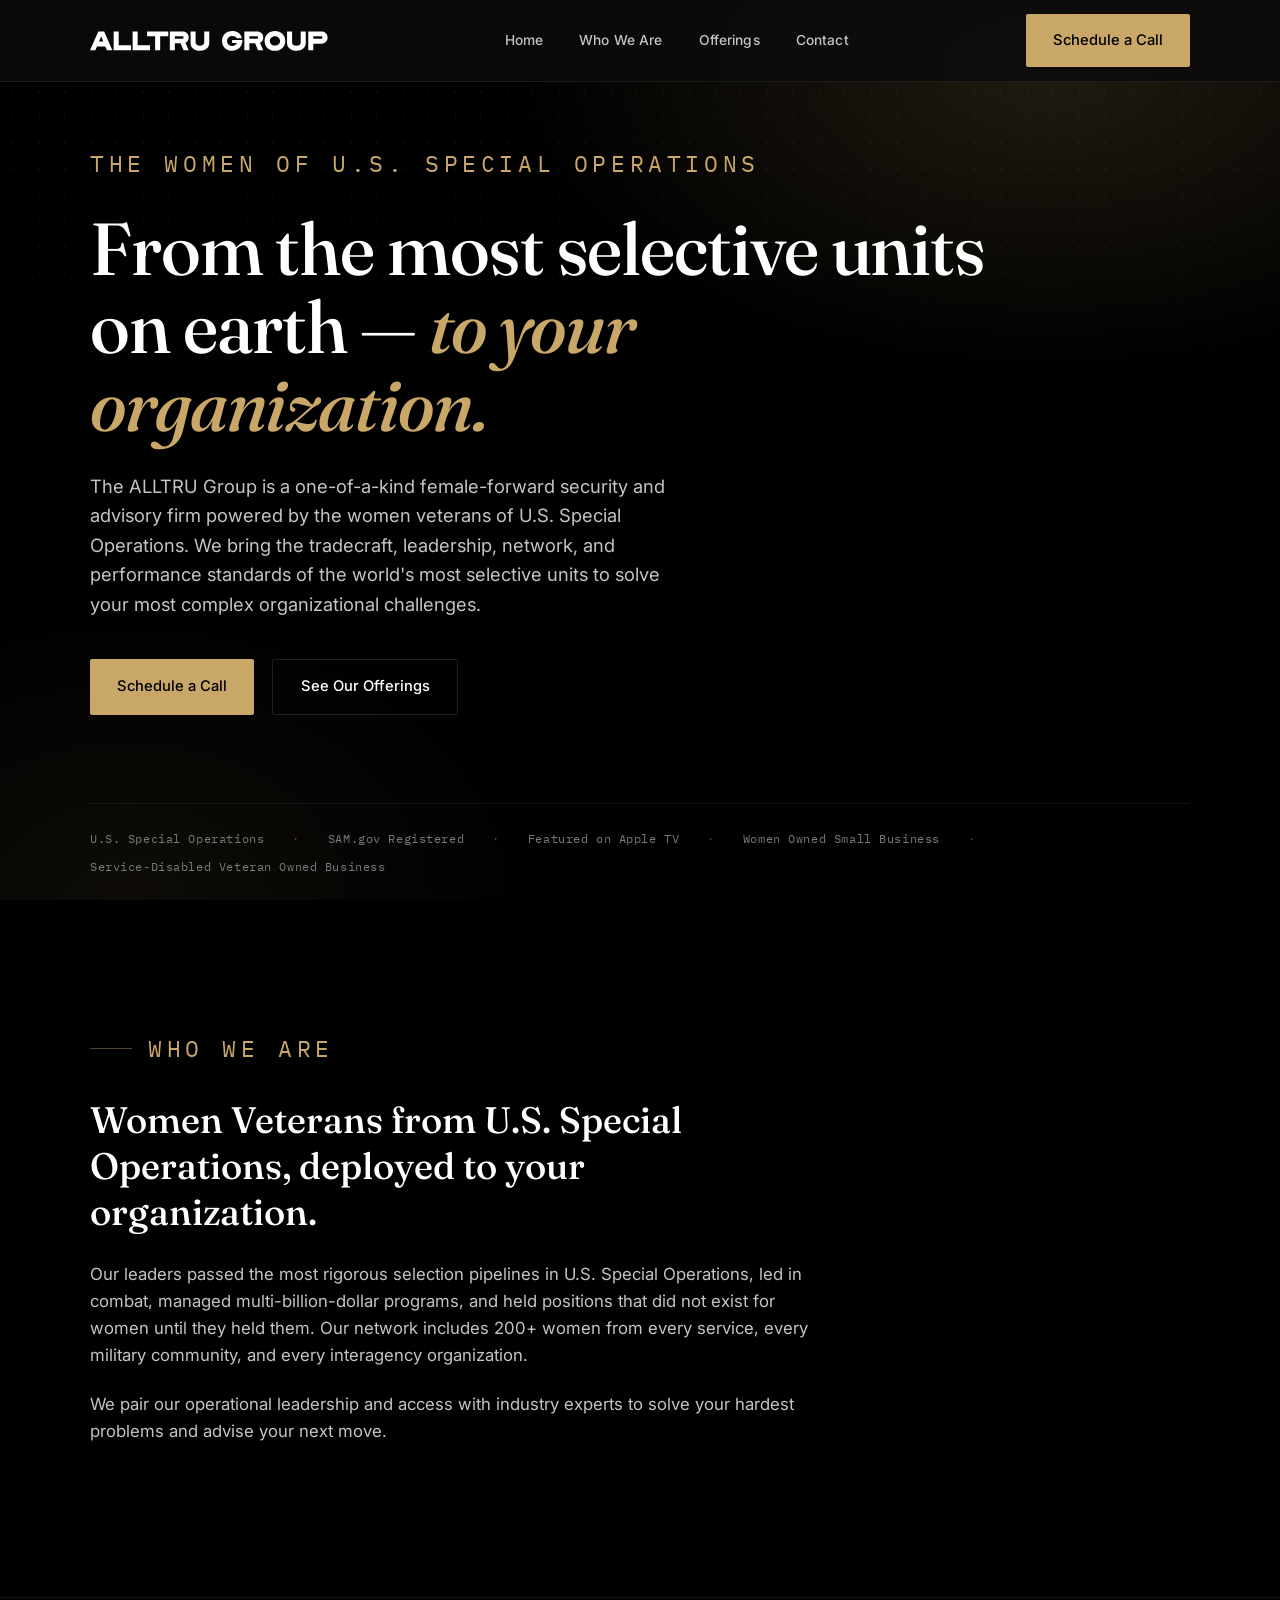
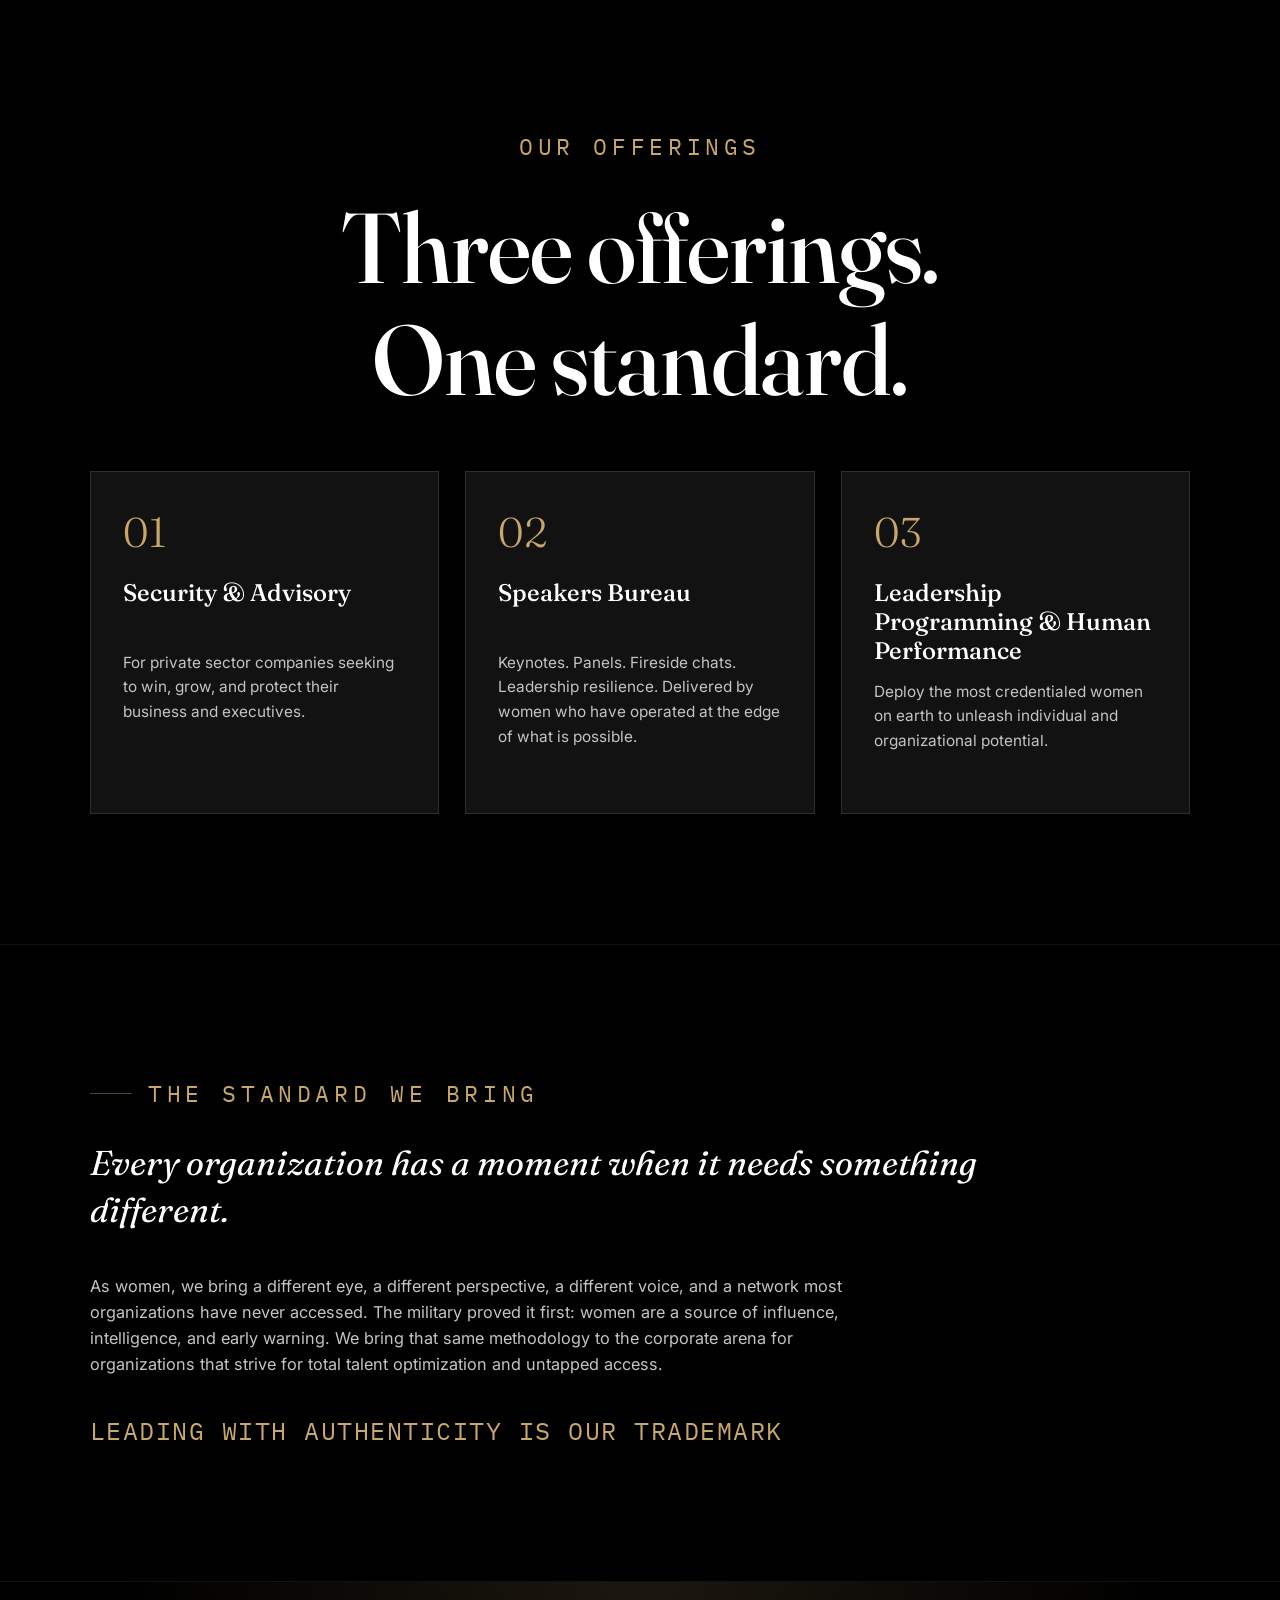
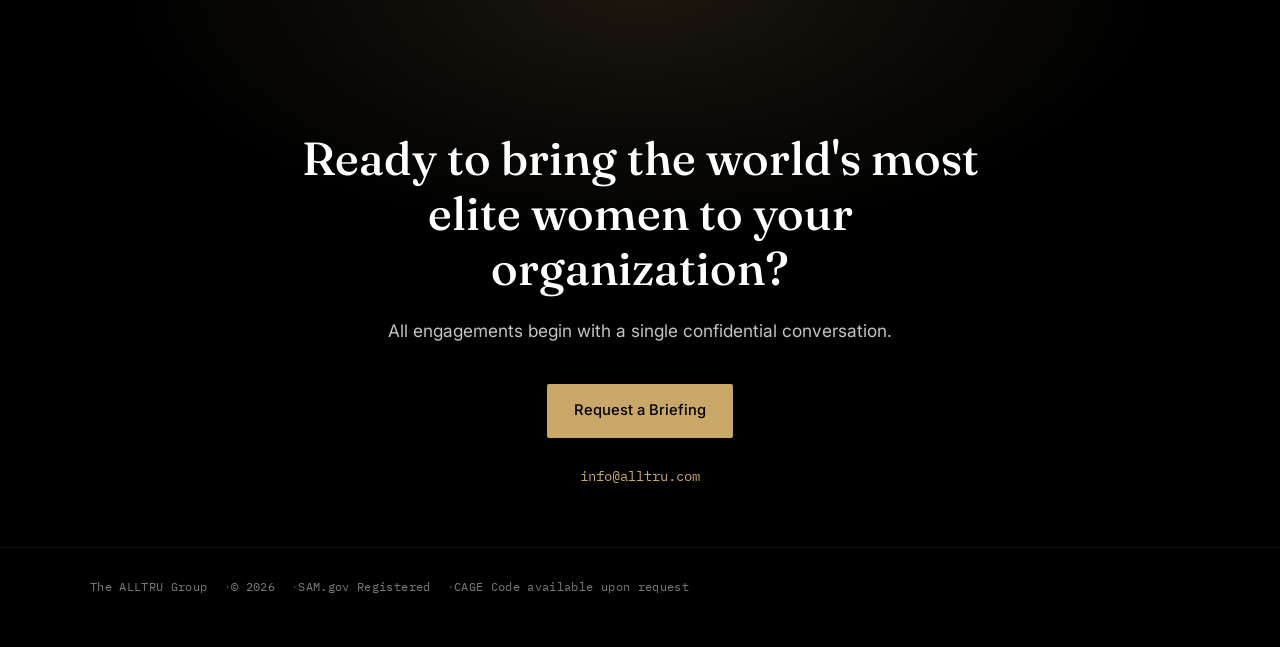
<file: index.html>
<!DOCTYPE html>
<html lang="en">
<head>
<meta charset="UTF-8">
<meta name="viewport" content="width=device-width, initial-scale=1.0">
<title>The ALLTRU Group | Women Veterans of U.S. Special Operations</title>
<meta name="description" content="The ALLTRU Group is a one-of-a-kind female-forward security and advisory firm powered by the women veterans of U.S. Special Operations.">
<script>document.documentElement.classList.add('js');</script>
<link rel="preconnect" href="https://fonts.googleapis.com">
<link rel="preconnect" href="https://fonts.gstatic.com" crossorigin>
<link href="https://fonts.googleapis.com/css2?family=Fraunces:ital,opsz,wght@0,9..144,300;0,9..144,400;0,9..144,500;0,9..144,600;1,9..144,400;1,9..144,500&family=Inter:wght@300;400;500;600&family=IBM+Plex+Mono:wght@400;500&display=swap" rel="stylesheet">
<style>
  :root{
    /* ALLTRU Group brand palette */
    --black:#000000;
    --brown:#130E08;
    --hickory:#3D271A;
    --sesame:#645A4E;
    --sand:#D7CBBD;
    --white:#FFFFFF;

    --bg:#000000;
    --bg-1:#121212;
    --bg-2:#1c1c1c;
    --line: rgba(255,255,255,0.12);
    --line-soft: rgba(255,255,255,0.07);
    --ink:#FFFFFF;
    --ink-dim:#c4c4c4;
    --ink-faint:#7a7a7a;
    --gold:#c9a769;
    --gold-bright:#e3c78e;
    --gold-soft: rgba(201,167,105,0.12);
    --gold-line: rgba(201,167,105,0.4);
    --serif: 'Fraunces', Georgia, 'Times New Roman', serif;
    --sans: 'Inter', -apple-system, BlinkMacSystemFont, 'Segoe UI', sans-serif;
    --mono: 'IBM Plex Mono', 'SFMono-Regular', Menlo, Consolas, monospace;
    --container: 1180px;
    --nav-h: 82px;
  }

  *{ box-sizing:border-box; }
  html{ scroll-behavior:smooth; }
  @media (prefers-reduced-motion: reduce){
    html{ scroll-behavior:auto; }
    *{ animation-duration:0.001ms !important; animation-iteration-count:1 !important; transition-duration:0.001ms !important; scroll-behavior:auto !important; }
  }

  body{
    margin:0;
    background:var(--bg);
    color:var(--ink);
    font-family:var(--sans);
    font-weight:400;
    line-height:1.6;
    -webkit-font-smoothing:antialiased;
  }

  img,svg{ display:block; max-width:100%; }
  a{ color:inherit; text-decoration:none; }
  ul{ margin:0; padding:0; list-style:none; }
  p{ margin:0; }
  button{ font:inherit; color:inherit; background:none; border:none; cursor:pointer; padding:0; }

  .wrap{ max-width:var(--container); margin:0 auto; padding:0 40px; }
  section{ scroll-margin-top: var(--nav-h); }

  ::selection{ background:var(--gold); color:var(--black); }

  /* ---------- Eyebrow / labels ---------- */
  .eyebrow{
    display:flex; align-items:center; gap:16px;
    font-family:var(--mono); font-size:1.44rem; letter-spacing:0.2em; text-transform:uppercase;
    color:var(--gold); margin-bottom:28px;
  }
  .eyebrow::before{ content:""; width:42px; height:1px; background:var(--gold-line); }
  .eyebrow.no-dash::before{ display:none; }

  .section-head{ max-width:760px; margin-bottom:56px; }
  .section-head h2{
    font-family:var(--serif); font-weight:500; font-size:clamp(2rem, 1.4rem + 2.6vw, 3.1rem);
    line-height:1.12; margin:0 0 20px; letter-spacing:-0.01em;
  }
  .section-head .lead{ font-size:1.08rem; color:var(--ink-dim); max-width:640px; }
  .section-head .lead + .lead{ margin-top:14px; }
  .section-head.center{ margin-left:auto; margin-right:auto; text-align:center; }
  .section-head.center .eyebrow{ justify-content:center; }
  .section-head.center .eyebrow::before{ display:none; }

  /* ---------- Buttons ---------- */
  .btn{
    display:inline-flex; align-items:center; gap:10px;
    font-family:var(--sans); font-size:0.92rem; font-weight:500;
    padding:0.95rem 1.7rem; border-radius:2px; white-space:nowrap;
    transition: all .2s ease;
  }
  .btn-gold{ background:var(--gold); color:var(--black); }
  .btn-gold:hover{ background:var(--gold-bright); transform:translateY(-1px); }
  .btn-line{ border:1px solid var(--line); color:var(--ink); }
  .btn-line:hover{ border-color:var(--gold-line); color:var(--gold-bright); }
  .btn-arrow{ transition: transform .2s ease; }
  .btn:hover .btn-arrow{ transform:translateX(3px); }

  /* ---------- Corner brackets (signature motif) ---------- */
  .brackets{ position:relative; }
  .brackets .cnr{ position:absolute; width:22px; height:22px; pointer-events:none; }
  .brackets .cnr.tl{ top:-1px; left:-1px; border-top:1px solid var(--gold-line); border-left:1px solid var(--gold-line); }
  .brackets .cnr.tr{ top:-1px; right:-1px; border-top:1px solid var(--gold-line); border-right:1px solid var(--gold-line); }
  .brackets .cnr.br{ bottom:-1px; right:-1px; border-bottom:1px solid var(--gold-line); border-right:1px solid var(--gold-line); }
  .brackets .cnr.bl{ bottom:-1px; left:-1px; border-bottom:1px solid var(--gold-line); border-left:1px solid var(--gold-line); }

  /* ================= NAV ================= */
  header.site-nav{
    position:fixed; top:0; left:0; right:0; z-index:100;
    height:var(--nav-h);
    background:rgba(11,11,12,0.82);
    backdrop-filter:blur(10px);
    -webkit-backdrop-filter:blur(10px);
    border-bottom:1px solid var(--line-soft);
  }
  .nav-inner{
    max-width:var(--container); margin:0 auto; padding:0 40px; height:100%;
    display:flex; align-items:center; justify-content:space-between;
  }
  .wordmark{ display:flex; align-items:center; }
  .wordmark-svg{ height:20px; width:auto; display:block; }
  .wordmark-svg .wm-alltru path{ fill:var(--ink); }
  .wordmark-svg .wm-group path{ fill:var(--ink); }
  nav.nav-links{ display:flex; align-items:center; gap:36px; }
  nav.nav-links a{
    font-size:0.86rem; color:var(--ink-dim); font-weight:500; letter-spacing:0.01em;
    transition:color .2s ease;
  }
  nav.nav-links a:hover{ color:var(--ink); }
  .nav-cta{ display:flex; align-items:center; gap:20px; flex-shrink:0; }
  .nav-cta .btn{ flex-shrink:0; }
  .nav-toggle{ display:none; }

  .mobile-menu{
    display:none;
    flex-direction:column;
    background:rgba(11,11,12,0.98);
    border-bottom:1px solid var(--line);
    overflow:hidden;
    max-height:0;
    transition:max-height .3s ease;
  }
  .mobile-menu a{
    padding:16px 22px; font-size:0.95rem; color:var(--ink-dim); border-top:1px solid var(--line-soft);
  }
  .mobile-menu a:hover{ color:var(--gold); }
  .mobile-menu.is-open{ max-height:280px; }

  @media (max-width: 900px){
    nav.nav-links{ display:none; }
    .nav-toggle{
      display:flex; flex-direction:column; justify-content:center; gap:5px; width:26px; height:26px;
    }
    .nav-toggle span{ display:block; height:1px; background:var(--ink); transition: transform .2s ease, opacity .2s ease; }
    .nav-toggle[aria-expanded="true"] span:nth-child(1){ transform:translateY(6px) rotate(45deg); }
    .nav-toggle[aria-expanded="true"] span:nth-child(2){ opacity:0; }
    .nav-toggle[aria-expanded="true"] span:nth-child(3){ transform:translateY(-6px) rotate(-45deg); }
    .mobile-menu{ display:flex; }
    .nav-cta .btn{ padding:0.65rem 1rem; font-size:0.8rem; }
  }

  @media (max-width: 420px){
    .nav-cta .btn{ padding:0.6rem 0.75rem; font-size:0.74rem; }
    .wordmark-svg{ height:16px; }
  }

  /* ================= HERO ================= */
  .hero{
    position:relative;
    min-height:100vh;
    display:flex; flex-direction:column; justify-content:center;
    padding-top:calc(var(--nav-h) + 40px);
    overflow:hidden;
  }
  .hero::before{
    content:"";
    position:absolute; inset:0;
    background:
      radial-gradient(ellipse 900px 500px at 82% 8%, rgba(201,167,105,0.16), transparent 60%),
      radial-gradient(ellipse 700px 500px at 10% 100%, rgba(201,167,105,0.07), transparent 60%);
    pointer-events:none;
  }
  .hero::after{
    content:"";
    position:absolute; inset:0;
    background-image: radial-gradient(rgba(255,255,255,0.06) 1px, transparent 1px);
    background-size: 26px 26px;
    -webkit-mask-image: linear-gradient(to bottom, black, transparent 75%);
            mask-image: linear-gradient(to bottom, black, transparent 75%);
    pointer-events:none;
  }
  .hero-inner{ position:relative; z-index:1; }
  .hero h1{
    font-family:var(--serif); font-weight:500; font-size:clamp(2.5rem, 1.6rem + 4.2vw, 4.6rem);
    line-height:1.06; letter-spacing:-0.015em; max-width:900px; margin:0 0 28px;
  }
  .hero h1 em{ color:var(--gold); font-style:italic; }
  .hero .lead{ font-size:1.15rem; color:var(--ink-dim); max-width:600px; margin-bottom:40px; }
  .hero-ctas{ display:flex; gap:18px; flex-wrap:wrap; margin-bottom:88px; }

  .credibility{
    position:relative; z-index:1;
    border-top:1px solid var(--line-soft);
    padding-top:26px;
    display:flex; flex-wrap:wrap; gap:10px 28px;
    font-family:var(--mono); font-size:0.72rem; letter-spacing:0.05em; color:var(--ink-faint);
  }
  .credibility span:not(:last-child)::after{ content:"·"; color:var(--gold-line); margin-left:28px; }

  /* ================= WHO WE ARE ================= */
  .band{ padding:130px 0; border-bottom:1px solid var(--line-soft); }
  .band.tight{ padding:110px 0; }

  .who-grid{ display:flex; flex-direction:column; gap:56px; }
  .who-copy{ max-width:720px; }
  .who-copy p{ color:var(--ink-dim); font-size:1.05rem; margin-bottom:22px; }

  /* ================= THE STANDARD ================= */
  .standard{ padding:130px 0; border-bottom:1px solid var(--line-soft); }
  .standard-inner{ max-width:900px; }
  .standard blockquote{
    font-family:var(--serif); font-weight:400; font-style:italic;
    font-size:clamp(1.5rem, 1.1rem + 1.6vw, 2.15rem);
    line-height:1.35; color:var(--ink); margin:0 0 40px;
  }
  .standard .body-copy p{ color:var(--ink-dim); font-size:1.02rem; margin-bottom:18px; max-width:760px; }
  .standard .trademark{ margin-top:34px; font-family:var(--mono); font-size:1.56rem; letter-spacing:0.06em; color:var(--gold); text-transform:uppercase; }

  /* ================= OFFERINGS OVERVIEW ================= */
  .offerings-grid{ display:grid; grid-template-columns:repeat(3, 1fr); gap:26px; }
  .offer-card{
    position:relative; background:var(--bg-1); border:1px solid var(--line);
    padding:40px 32px 34px; display:flex; flex-direction:column; min-height:340px;
  }
  .offer-card .num{
    font-family:var(--serif); font-weight:300; font-size:2.6rem; color:var(--gold);
    margin-bottom:26px; line-height:1;
  }
  .offer-card h3{ font-family:var(--serif); font-weight:500; font-size:1.5rem; margin:0 0 14px; line-height:1.2; min-height:2.4em; display:flex; align-items:flex-start; }
  .offer-card p{ color:var(--ink-dim); font-size:0.96rem; margin-bottom:auto; padding-bottom:26px; }

  @media (max-width: 900px){ .offerings-grid{ grid-template-columns:1fr; } }

  /* ================= SPEAKERS BUREAU ================= */
  .market-row{ display:grid; grid-template-columns:1fr 1fr; gap:60px; margin-bottom:70px; }
  .market-block .kicker{ font-family:var(--mono); font-size:1.4rem; letter-spacing:0.14em; color:var(--gold); text-transform:uppercase; margin-bottom:22px; }
  .market-block .statement{ font-family:var(--serif); font-size:1.5rem; font-weight:500; line-height:1.35; }
  .market-block p{ color:var(--ink-dim); font-size:1rem; }
  .tag-cloud{ display:flex; flex-wrap:wrap; gap:9px; }
  .tag{
    font-family:var(--mono); font-size:0.76rem; color:var(--ink-dim);
    border:1px solid var(--line); padding:7px 13px; border-radius:2px; background:var(--bg-1);
  }
  @media (max-width: 860px){ .market-row{ grid-template-columns:1fr; gap:36px; } }

  .pkg-label{ font-family:var(--mono); font-size:1.44rem; letter-spacing:0.14em; color:var(--gold); text-transform:uppercase; margin-bottom:14px; }
  .pkg-intro{ font-family:var(--serif); font-style:italic; font-size:1.05rem; color:var(--gold-bright); margin-bottom:28px; }
  .pkg-grid{ display:grid; grid-template-columns:repeat(2, 1fr); gap:20px; }
  .pkg-card{ background:var(--bg-1); border:1px solid var(--line); padding:28px 26px; transition:border-color .2s ease; }
  .pkg-card:hover{ border-color:var(--gold-line); }
  .pkg-card h4{ font-family:var(--serif); font-weight:500; font-size:1.18rem; margin:0 0 10px; }
  .pkg-card .solves{ font-size:0.88rem; color:var(--ink-dim); margin-bottom:16px; }
  .pkg-card .solves b{ color:var(--gold); font-weight:500; font-family:var(--mono); font-size:0.72rem; letter-spacing:0.05em; text-transform:uppercase; display:block; margin-bottom:4px; }
  .pkg-card .fmt{ font-family:var(--mono); font-size:0.76rem; color:var(--ink-faint); line-height:1.6; }
  @media (max-width: 700px){ .pkg-grid{ grid-template-columns:1fr; } }

  .avail-note{ margin-top:40px; font-size:0.88rem; color:var(--ink-faint); border-top:1px solid var(--line-soft); padding-top:24px; }

  /* ================= SLIDE SELECTOR (shared: leadership + advisory) ================= */
  .selector-label{ font-family:var(--mono); font-size:1.44rem; letter-spacing:0.14em; color:var(--gold); text-transform:uppercase; margin-bottom:26px; }

  .selector-list{ border-top:1px solid var(--line); margin-bottom:44px; }
  .selector-item{
    display:flex; align-items:center; gap:24px; width:100%; text-align:left;
    padding:22px 4px; border-bottom:1px solid var(--line);
    transition: background .2s ease;
  }
  .selector-item:hover{ background:var(--gold-soft); }
  .selector-item .s-num{ font-family:var(--mono); font-size:0.85rem; color:var(--ink-faint); width:26px; flex-shrink:0; }
  .selector-item .s-text{ flex:1; }
  .selector-item .s-text h4{
    font-family:var(--serif); font-weight:500; font-size:1.18rem; margin:0 0 5px; color:var(--ink);
    transition:color .2s ease;
  }
  .selector-item .s-text p{ color:var(--ink-faint); font-size:0.88rem; max-width:620px; }
  .selector-item .s-arrow{ color:var(--ink-faint); flex-shrink:0; transition: all .2s ease; }
  .selector-item.is-active{ background:var(--gold-soft); }
  .selector-item.is-active .s-num{ color:var(--gold); }
  .selector-item.is-active .s-text h4{ color:var(--gold-bright); }
  .selector-item.is-active .s-arrow{ color:var(--gold); transform:translateX(3px); }
  .selector-item:hover .s-arrow{ transform:translateX(3px); }

  .slide-viewer{
    position:relative;
    background:var(--bg-1); border:1px solid var(--line);
    padding:56px 56px 44px;
  }
  .slide-panel{ display:none; }
  .slide-panel.is-active{ display:block; animation: panelIn .35s ease; }
  @keyframes panelIn{ from{ opacity:0; transform:translateY(8px); } to{ opacity:1; transform:translateY(0); } }

  .slide-kicker{ font-family:var(--mono); font-size:1.36rem; letter-spacing:0.12em; color:var(--gold); text-transform:uppercase; margin-bottom:24px; }
  .slide-panel h3{ font-family:var(--serif); font-weight:500; font-size:clamp(1.6rem, 1.2rem + 1.6vw, 2.2rem); margin:0 0 10px; line-height:1.2; }
  .slide-panel .slide-sub{ font-family:var(--serif); font-style:italic; color:var(--gold-bright); font-size:1.1rem; margin-bottom:26px; }
  .slide-panel .slide-body p{ color:var(--ink-dim); font-size:1rem; margin-bottom:16px; max-width:760px; }

  .slide-cols{ display:grid; grid-template-columns:1fr 1fr; gap:48px; margin-top:36px; padding-top:32px; border-top:1px solid var(--line-soft); }
  .slide-col .col-label{ font-family:var(--mono); font-size:1.4rem; letter-spacing:0.1em; color:var(--gold); text-transform:uppercase; margin-bottom:20px; }
  .slide-col ul li{
    position:relative; padding-left:20px; margin-bottom:12px; color:var(--ink-dim); font-size:0.95rem; line-height:1.55;
  }
  .slide-col ul li::before{ content:""; position:absolute; left:0; top:9px; width:6px; height:1px; background:var(--gold); }
  .slide-col p.solves-copy{ color:var(--ink-dim); font-size:0.95rem; }

  .scope-grid{ display:grid; grid-template-columns:1fr 1fr; gap:10px 32px; margin-top:28px; }
  .scope-grid div{
    display:flex; align-items:baseline; gap:10px; font-size:0.94rem; color:var(--ink-dim);
    padding:10px 0; border-bottom:1px solid var(--line-soft);
  }
  .scope-grid div::before{ content:"—"; color:var(--gold); flex-shrink:0; }
  @media (max-width: 760px){
    .slide-viewer{ padding:36px 26px 30px; }
    .slide-cols{ grid-template-columns:1fr; gap:28px; }
    .scope-grid{ grid-template-columns:1fr; }
  }

  .shared-footnote{ margin-top:30px; font-size:0.88rem; color:var(--ink-faint); }

  /* ================= CADRE ================= */
  .cadre-band{ display:grid; grid-template-columns:1fr 1fr; gap:70px; align-items:center; }
  .cadre-copy p{ color:var(--ink-dim); font-size:1.02rem; margin-bottom:18px; }
  .cadre-visual{
    position:relative; aspect-ratio:4/5; background:var(--bg-1); border:1px solid var(--line);
    display:flex; align-items:center; justify-content:center; overflow:hidden;
  }
  .cadre-visual::before{
    content:"";
    position:absolute; inset:0;
    background-image: repeating-linear-gradient(115deg, rgba(201,167,105,0.05) 0 1px, transparent 1px 34px);
  }
  .cadre-visual .cadre-mark{ position:relative; font-family:var(--serif); font-style:italic; font-size:1.3rem; color:var(--gold); text-align:center; padding:0 30px; }
  @media (max-width: 860px){ .cadre-band{ grid-template-columns:1fr; } .cadre-visual{ aspect-ratio:16/9; order:-1; } }

  /* ================= CONTACT / CLOSE ================= */
  .close-band{
    padding:150px 0 60px; text-align:center; position:relative; overflow:hidden;
  }
  .close-band::before{
    content:"";
    position:absolute; inset:0;
    background: radial-gradient(ellipse 800px 400px at 50% 0%, rgba(201,167,105,0.14), transparent 65%);
    pointer-events:none;
  }
  .close-inner{ position:relative; max-width:720px; margin:0 auto; }
  .close-band h2{
    font-family:var(--serif); font-weight:500; font-size:clamp(2rem, 1.4rem + 2.4vw, 2.9rem); line-height:1.18; margin:0 0 20px;
  }
  .close-band .lead{ color:var(--ink-dim); font-size:1.08rem; margin-bottom:40px; }
  .close-email{ margin-top:26px; font-family:var(--mono); font-size:0.9rem; color:var(--ink-faint); }
  .close-email a{ color:var(--gold); }

  footer{ border-top:1px solid var(--line-soft); padding:30px 0 50px; }
  .footer-inner{
    display:flex; justify-content:space-between; align-items:center; flex-wrap:wrap; gap:14px;
    font-family:var(--mono); font-size:0.72rem; color:var(--ink-faint); letter-spacing:0.03em;
  }
  .footer-inner span:not(:last-child)::after{ content:"·"; color:var(--gold-line); margin-left:16px; }

  /* ---------- reveal on scroll (only hides content once JS confirms it can reveal it again) ---------- */
  .js .reveal{ opacity:0; transform:translateY(18px); transition:opacity .6s ease, transform .6s ease; }
  .reveal.is-visible{ opacity:1; transform:translateY(0); }

  @media (max-width: 640px){
    .wrap{ padding:0 22px; }
    .nav-inner{ padding:0 22px; }
    .band, .band.tight, .standard{ padding:80px 0; }
    .slide-viewer{ padding:30px 24px; }
  }

  /* ================= OFFERING SUB-NAV (offering pages only) ================= */
  .offer-subnav-wrap{ padding-top:var(--nav-h); border-bottom:1px solid var(--line-soft); }
  .offer-subnav{ display:flex; flex-wrap:wrap; padding:22px 0; }
  .offer-subnav a{
    font-family:var(--mono); font-size:1.52rem; letter-spacing:0.05em; text-transform:uppercase;
    color:var(--ink-faint); padding:10px 32px 10px 0; margin-right:32px; border-right:1px solid var(--line-soft);
    transition:color .2s ease;
  }
  .offer-subnav a:last-child{ border-right:none; margin-right:0; padding-right:0; }
  .offer-subnav a:hover{ color:var(--ink); }
  .offer-subnav a.is-current{ color:var(--gold); }
  @media (max-width: 640px){
    .offer-subnav{ flex-direction:column; gap:12px; }
    .offer-subnav a{ border-right:none; margin-right:0; padding:0; }
  }

</style>
</head>
<body>
<header class="site-nav">
  <div class="nav-inner">
    <a href="index.html" class="wordmark">
<svg class="wordmark-svg" viewBox="0 0 511 43" xmlns="http://www.w3.org/2000/svg" role="img" aria-label="ALLTRU Group">
    <g class="wm-alltru">
      <path d="M245.605 0.98584H256.451V25.9258C256.451 35.5538 248.447 42.5718 236.325 42.5718C224.261 42.5718 216.257 35.5538 216.257 25.7518V0.98584H227.045V24.6498C227.045 29.0578 230.699 31.5518 236.325 31.5518C242.009 31.5518 245.605 29.0578 245.605 24.6498V0.98584Z"/>
      <path d="M212.296 13.9198C212.296 19.4298 209.628 23.4318 205.104 25.2298L212.238 41.5278H201.218L194.722 26.3318H182.426V41.5278H171.638V0.98584H179.874H199.188C207.018 0.98584 212.296 6.14784 212.296 13.9198ZM182.426 11.3098V16.4138H198.84C200.232 16.4138 201.218 15.4278 201.218 13.8618C201.218 12.3538 200.232 11.3098 198.84 11.3098H182.426Z"/>
      <path d="M168.283 0.98584V11.2518H150.883V41.5278H140.037V11.2518H122.695V0.98584H168.283Z"/>
      <path d="M102.449 30.8558H129.013V41.5278H91.6611V0.98584H102.449V30.8558Z"/>
      <path d="M61.6679 30.8558H88.2319V41.5278H50.8799V0.98584H61.6679V30.8558Z"/>
      <path d="M30.508 0.98584L48.024 41.5278H36.424L32.77 33.3498H15.08L11.542 41.5278H0L17.806 0.98584H30.508ZM19.43 22.3878H28.594L24.012 11.3098L19.43 22.3878Z"/>
    </g>
    <g class="wm-group">
      <path d="M497.704 0.98584C505.592 0.98584 510.812 6.37984 510.812 14.0938C510.812 21.8658 505.592 27.2018 497.414 27.2018H480.072V41.5278H469.284V0.98584H477.52H497.704ZM497.356 16.8778C498.748 16.8778 499.734 15.6598 499.734 14.0938C499.734 12.5858 498.748 11.3098 497.356 11.3098H480.072V16.8778H497.356Z"/>
      <path d="M453.023 0.98584H463.869V25.9258C463.869 35.5538 455.865 42.5718 443.743 42.5718C431.679 42.5718 423.675 35.5538 423.675 25.8098V0.98584H434.463V24.6498C434.463 29.1158 438.117 31.5518 443.743 31.5518C449.427 31.5518 453.023 29.1158 453.023 24.6498V0.98584Z"/>
      <path d="M419.936 21.286C419.936 34.104 409.844 42.572 397.664 42.572C385.484 42.572 375.392 34.104 375.392 21.286C375.392 8.468 385.484 0 397.664 0C409.844 0 419.936 8.468 419.936 21.286ZM397.664 31.436C404.682 31.436 408.568 26.39 408.568 21.286C408.568 16.182 404.682 11.078 397.664 11.078C390.646 11.078 386.76 16.182 386.76 21.286C386.76 26.39 390.646 31.436 397.664 31.436Z"/>
      <path d="M372.532 13.9198C372.532 19.4298 369.864 23.4318 365.34 25.2298L372.474 41.5278H361.454L354.958 26.3318H342.662V41.5278H331.874V0.98584H340.11H359.424C367.254 0.98584 372.532 6.14784 372.532 13.9198ZM342.662 11.3098V16.4138H359.076C360.468 16.4138 361.454 15.4278 361.454 13.8618C361.454 12.3538 360.468 11.3098 359.076 11.3098H342.662Z"/>
      <path d="M305.554 25.868V19.314H327.71V21.228C327.014 35.67 316.632 42.572 305.496 42.572C293.78 42.572 283.804 33.814 283.804 21.286C283.804 8.468 293.548 0 305.728 0C315.762 0 324.694 5.51 326.492 15.37H315.356C314.138 12.586 310.6 10.672 305.728 10.672C298.536 10.672 294.708 16.008 294.708 21.286C294.708 26.622 298.826 32.132 305.728 32.132C311.18 32.132 314.486 29.406 315.704 25.868H305.554Z"/>
    </g>
</svg>
    </a>
    <nav class="nav-links">
      <a href="index.html">Home</a>
      <a href="index.html#who-we-are">Who We Are</a>
      <a href="index.html#offerings">Offerings</a>
      <a href="index.html#contact">Contact</a>
    </nav>
    <div class="nav-cta">
      <a class="btn btn-gold" href="mailto:info@alltru.com?subject=Schedule%20a%20Call">Schedule a Call</a>
      <button class="nav-toggle" id="navToggle" aria-expanded="false" aria-controls="mobileMenu" aria-label="Open menu">
        <span></span><span></span><span></span>
      </button>
    </div>
  </div>
  <nav class="mobile-menu" id="mobileMenu">
    <a href="index.html">Home</a>
    <a href="index.html#who-we-are">Who We Are</a>
    <a href="index.html#offerings">Offerings</a>
    <a href="index.html#contact">Contact</a>
  </nav>
</header>

<main id="top">

  <section class="hero" id="hero">
    <div class="wrap hero-inner">
      <div class="eyebrow no-dash" style="justify-content:flex-start;">THE WOMEN OF U.S. SPECIAL OPERATIONS</div>
      <h1>From the most selective units on earth — <em>to your organization.</em></h1>
      <p class="lead">The ALLTRU Group is a one-of-a-kind female-forward security and advisory firm powered by the women veterans of U.S. Special Operations. We bring the tradecraft, leadership, network, and performance standards of the world's most selective units to solve your most complex organizational challenges.</p>
      <div class="hero-ctas">
        <a class="btn btn-gold" href="mailto:info@alltru.com?subject=Schedule%20a%20Call">Schedule a Call</a>
        <a class="btn btn-line" href="#offerings">See Our Offerings</a>
      </div>
      <div class="credibility">
        <span>U.S. Special Operations</span>
        <span>SAM.gov Registered</span>
        <span>Featured on Apple TV</span>
        <span>Women Owned Small Business</span>
        <span>Service-Disabled Veteran Owned Business</span>
      </div>
    </div>
  </section>

  <!-- ================= WHO WE ARE ================= -->

  <section class="band" id="who-we-are">
    <div class="wrap">
      <div class="who-grid reveal">
        <div class="who-copy">
          <div class="eyebrow">Who We Are</div>
          <h2 style="font-family:var(--serif); font-weight:500; font-size:clamp(1.7rem, 1.3rem + 1.6vw, 2.3rem); line-height:1.25; margin-bottom:26px;">Women Veterans from U.S. Special Operations, deployed to your organization.</h2>
          <p>Our leaders passed the most rigorous selection pipelines in U.S. Special Operations, led in combat, managed multi-billion-dollar programs, and held positions that did not exist for women until they held them. Our network includes 200+ women from every service, every military community, and every interagency organization.</p>
          <p>We pair our operational leadership and access with industry experts to solve your hardest problems and advise your next move.</p>
        </div>
      </div>
    </div>
  </section>

  <!-- ================= OFFERINGS OVERVIEW ================= -->

  <section class="band" id="offerings">
    <div class="wrap">
      <div class="section-head center reveal" style="margin-left:auto; margin-right:auto;">
        <div class="eyebrow">Our Offerings</div>
        <h2 style="font-size:clamp(4rem, 2.8rem + 5.2vw, 6.2rem);">Three offerings. One standard.</h2>
      </div>
      <div class="offerings-grid reveal">
        <div class="offer-card">
          <div class="num">01</div>
          <h3>Security &amp; Advisory</h3>
          <p>For private sector companies seeking to win, grow, and protect their business and executives.</p>
        </div>
        <div class="offer-card">
          <div class="num">02</div>
          <h3>Speakers Bureau</h3>
          <p>Keynotes. Panels. Fireside chats. Leadership resilience. Delivered by women who have operated at the edge of what is possible.</p>
        </div>
        <div class="offer-card">
          <div class="num">03</div>
          <h3>Leadership Programming &amp; Human Performance</h3>
          <p>Deploy the most credentialed women on earth to unleash individual and organizational potential.</p>
        </div>
      </div>
    </div>
  </section>

  <!-- ================= THE STANDARD ================= -->

  <section class="standard">
    <div class="wrap">
      <div class="standard-inner reveal">
        <div class="eyebrow">The Standard We Bring</div>
        <blockquote>Every organization has a moment when it needs something different.</blockquote>
        <div class="body-copy">
          <p>As women, we bring a different eye, a different perspective, a different voice, and a network most organizations have never accessed. The military proved it first: women are a source of influence, intelligence, and early warning. We bring that same methodology to the corporate arena for organizations that strive for total talent optimization and untapped access.</p>
        </div>
        <div class="trademark">Leading with authenticity is our trademark</div>
      </div>
    </div>
  </section>

  <section class="close-band" id="contact">
    <div class="wrap">
      <div class="close-inner reveal">
        <h2>Ready to bring the world's most elite women to your organization?</h2>
        <p class="lead">All engagements begin with a single confidential conversation.</p>
        <a class="btn btn-gold" href="mailto:info@alltru.com?subject=Request%20a%20Briefing">Request a Briefing</a>
        <div class="close-email"><a href="mailto:info@alltru.com">info@alltru.com</a></div>
      </div>
    </div>
  </section>

  <footer>
    <div class="wrap footer-inner">
      <div><span>The ALLTRU Group</span><span id="year">© 2026</span><span>SAM.gov Registered</span><span>CAGE Code available upon request</span></div>
    </div>
  </footer>

</main>
<script>
  // ---------- Slide selector (Executive Coaching, etc.) ----------
  function initSelector(groupName){
    var items = document.querySelectorAll('.selector-item[data-group="' + groupName + '"]');
    var panels = document.querySelectorAll('#' + (groupName === 'elp' ? 'elp-viewer' : 'adv-viewer') + ' .slide-panel');
    var viewer = document.getElementById(groupName === 'elp' ? 'elp-viewer' : 'adv-viewer');

    items.forEach(function(btn){
      btn.addEventListener('click', function(){
        var target = btn.getAttribute('data-target');

        items.forEach(function(b){
          var active = (b === btn);
          b.classList.toggle('is-active', active);
          b.setAttribute('aria-selected', active ? 'true' : 'false');
        });

        panels.forEach(function(p){
          p.classList.toggle('is-active', p.getAttribute('data-panel') === target);
        });

        if (viewer){
          var rect = viewer.getBoundingClientRect();
          var navH = 82;
          if (rect.top < navH || rect.bottom > window.innerHeight){
            viewer.scrollIntoView({ behavior: 'smooth', block: 'start' });
          }
        }
      });
    });
  }
  initSelector('elp');
  initSelector('adv');

  // ---------- Mobile menu ----------
  var navToggle = document.getElementById('navToggle');
  var mobileMenu = document.getElementById('mobileMenu');
  if (navToggle && mobileMenu){
    navToggle.addEventListener('click', function(){
      var open = mobileMenu.classList.toggle('is-open');
      navToggle.setAttribute('aria-expanded', open ? 'true' : 'false');
      navToggle.setAttribute('aria-label', open ? 'Close menu' : 'Open menu');
    });
    mobileMenu.querySelectorAll('a').forEach(function(link){
      link.addEventListener('click', function(){
        mobileMenu.classList.remove('is-open');
        navToggle.setAttribute('aria-expanded', 'false');
        navToggle.setAttribute('aria-label', 'Open menu');
      });
    });
  }

  // ---------- Reveal on scroll ----------
  var revealEls = document.querySelectorAll('.reveal');
  if ('IntersectionObserver' in window){
    var io = new IntersectionObserver(function(entries){
      entries.forEach(function(entry){
        if (entry.isIntersecting){
          entry.target.classList.add('is-visible');
          io.unobserve(entry.target);
        }
      });
    }, { threshold: 0.12 });
    revealEls.forEach(function(el){ io.observe(el); });
  } else {
    revealEls.forEach(function(el){ el.classList.add('is-visible'); });
  }

  // ---------- Footer year ----------
  document.getElementById('year').textContent = '© ' + new Date().getFullYear();

</script>
</body>
</html>
</file>
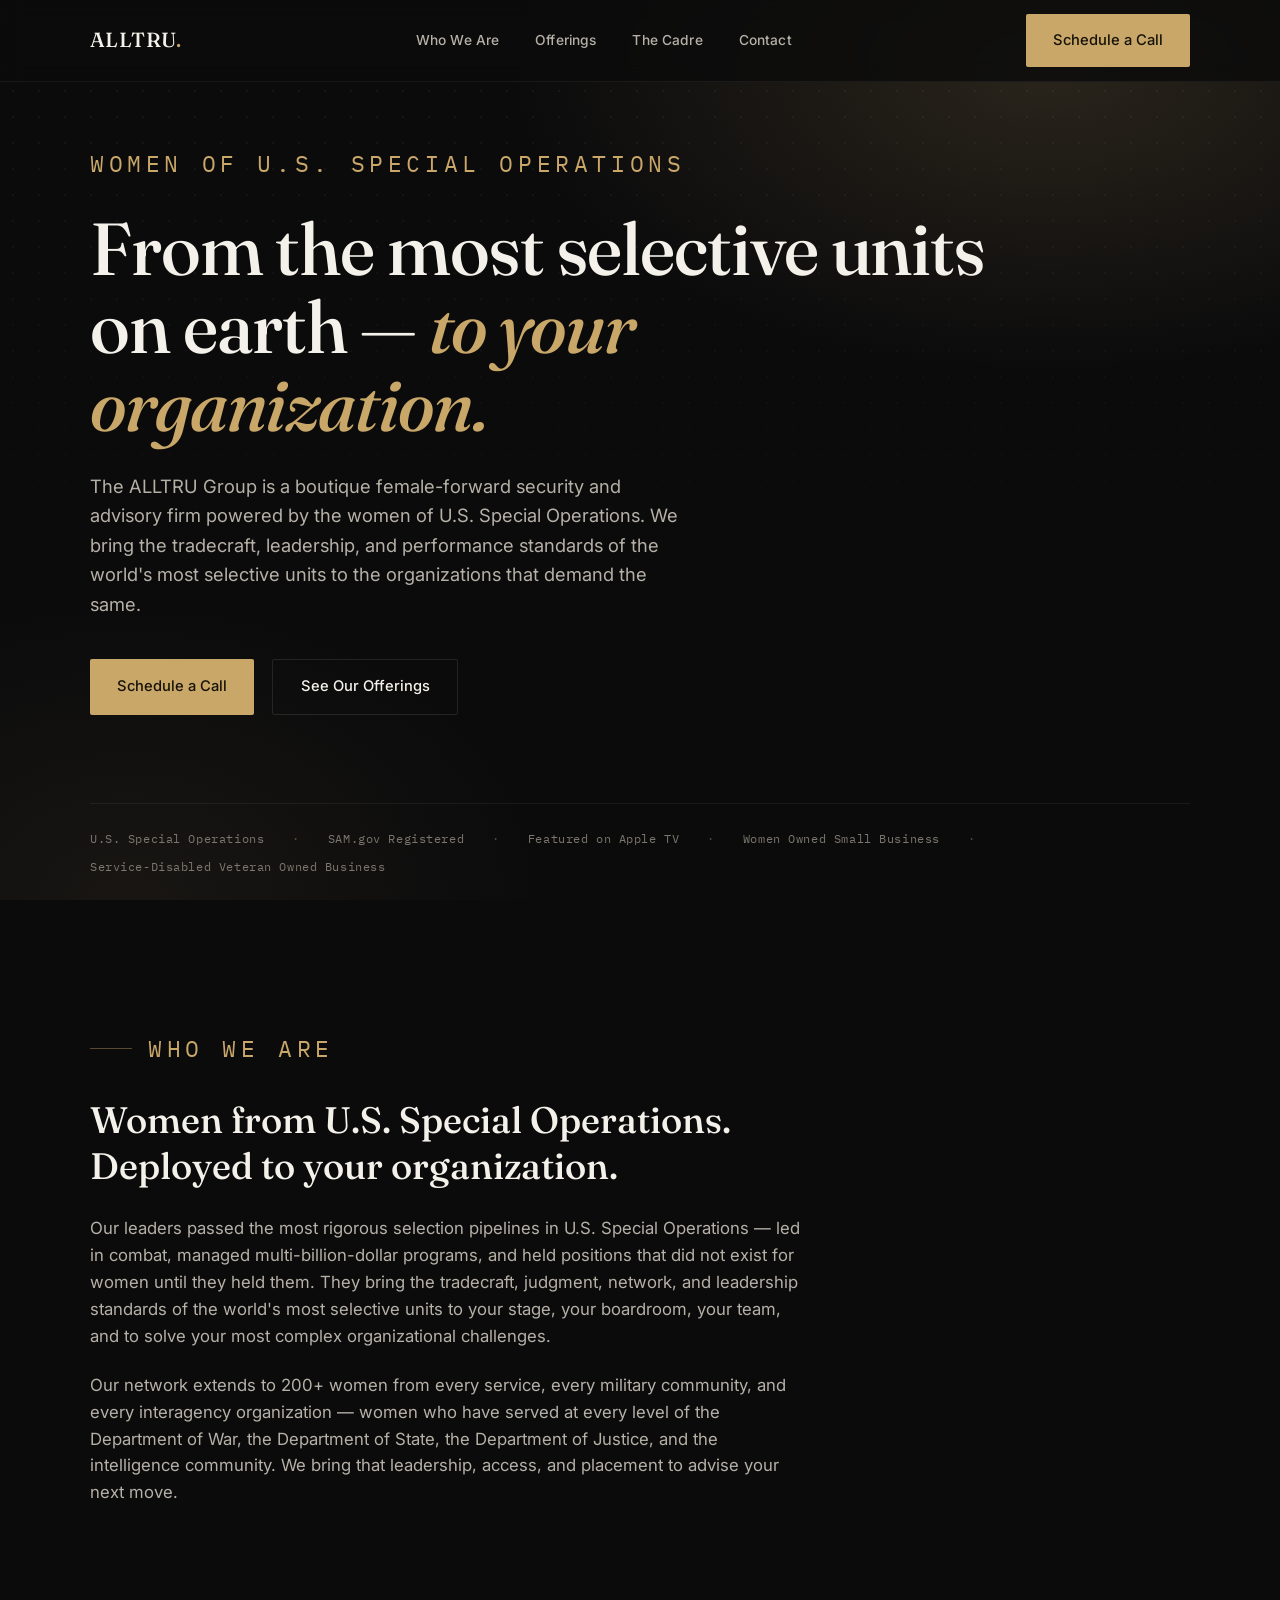
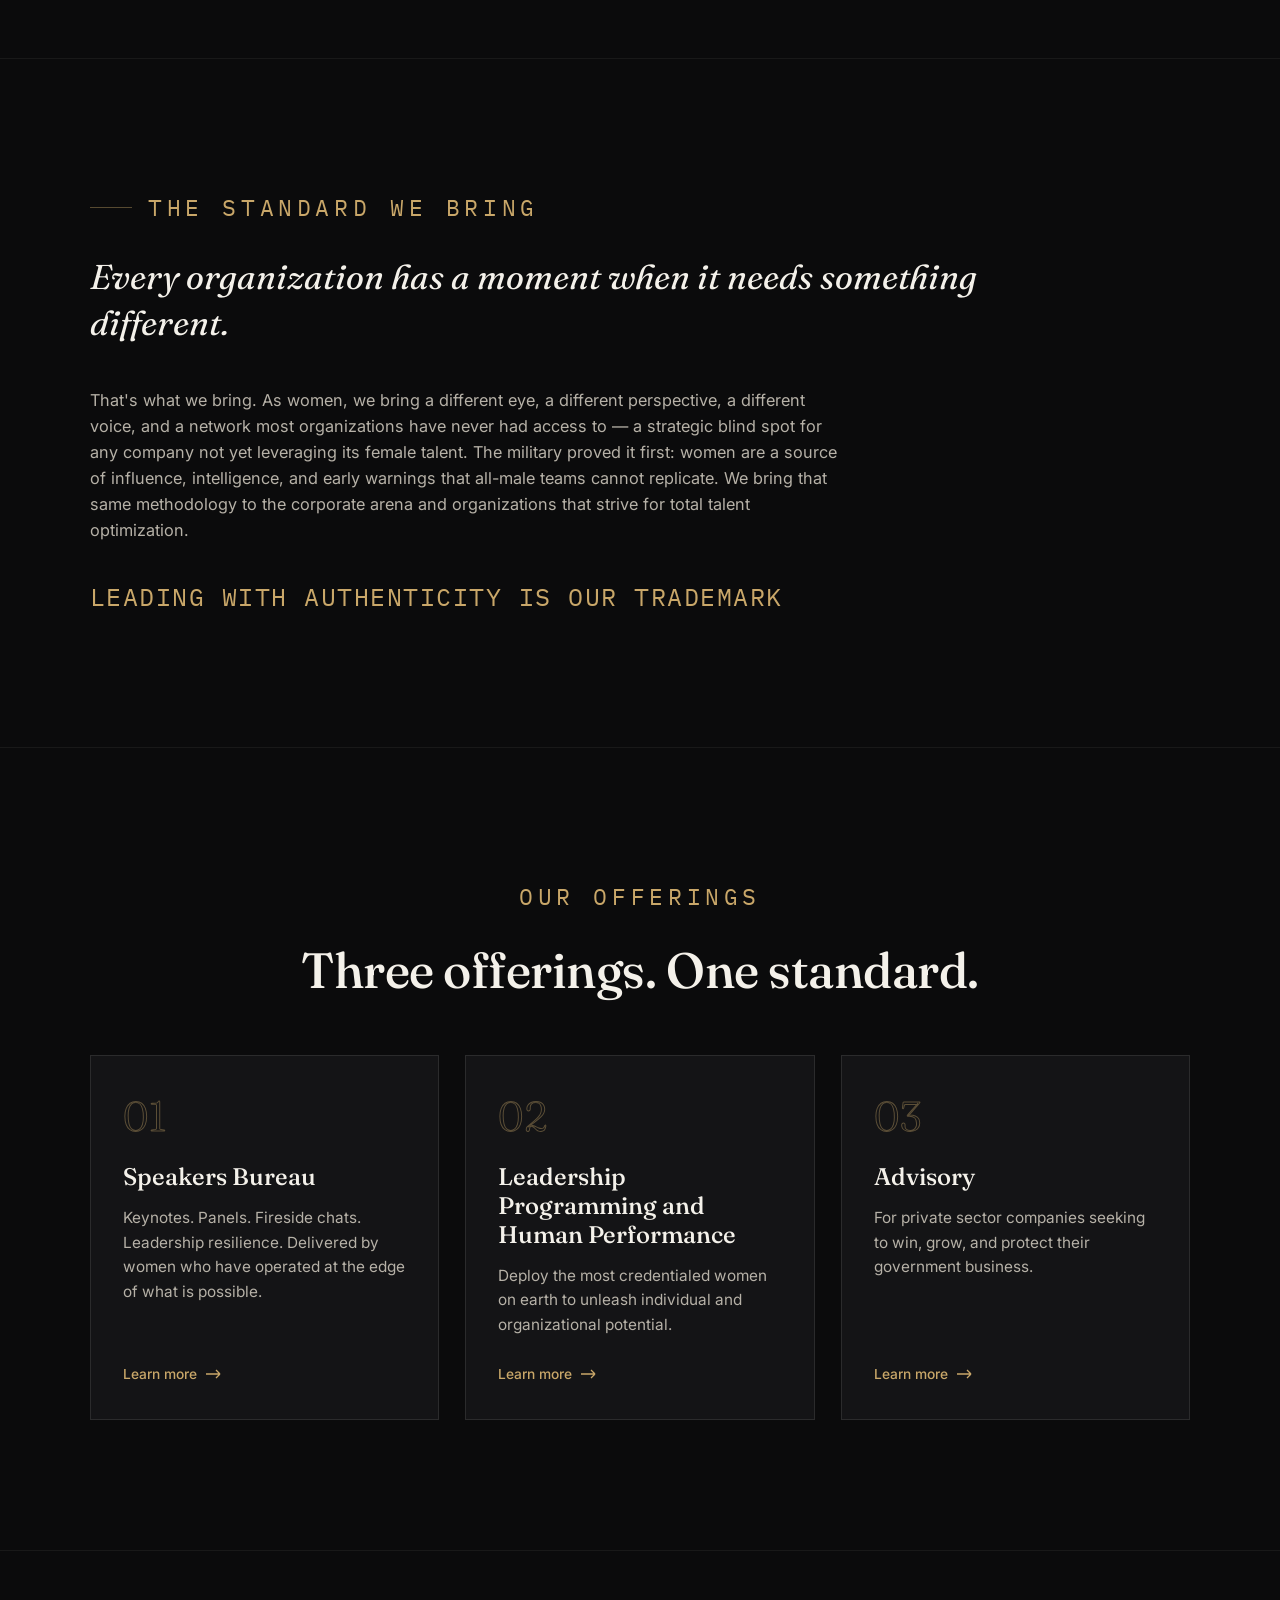
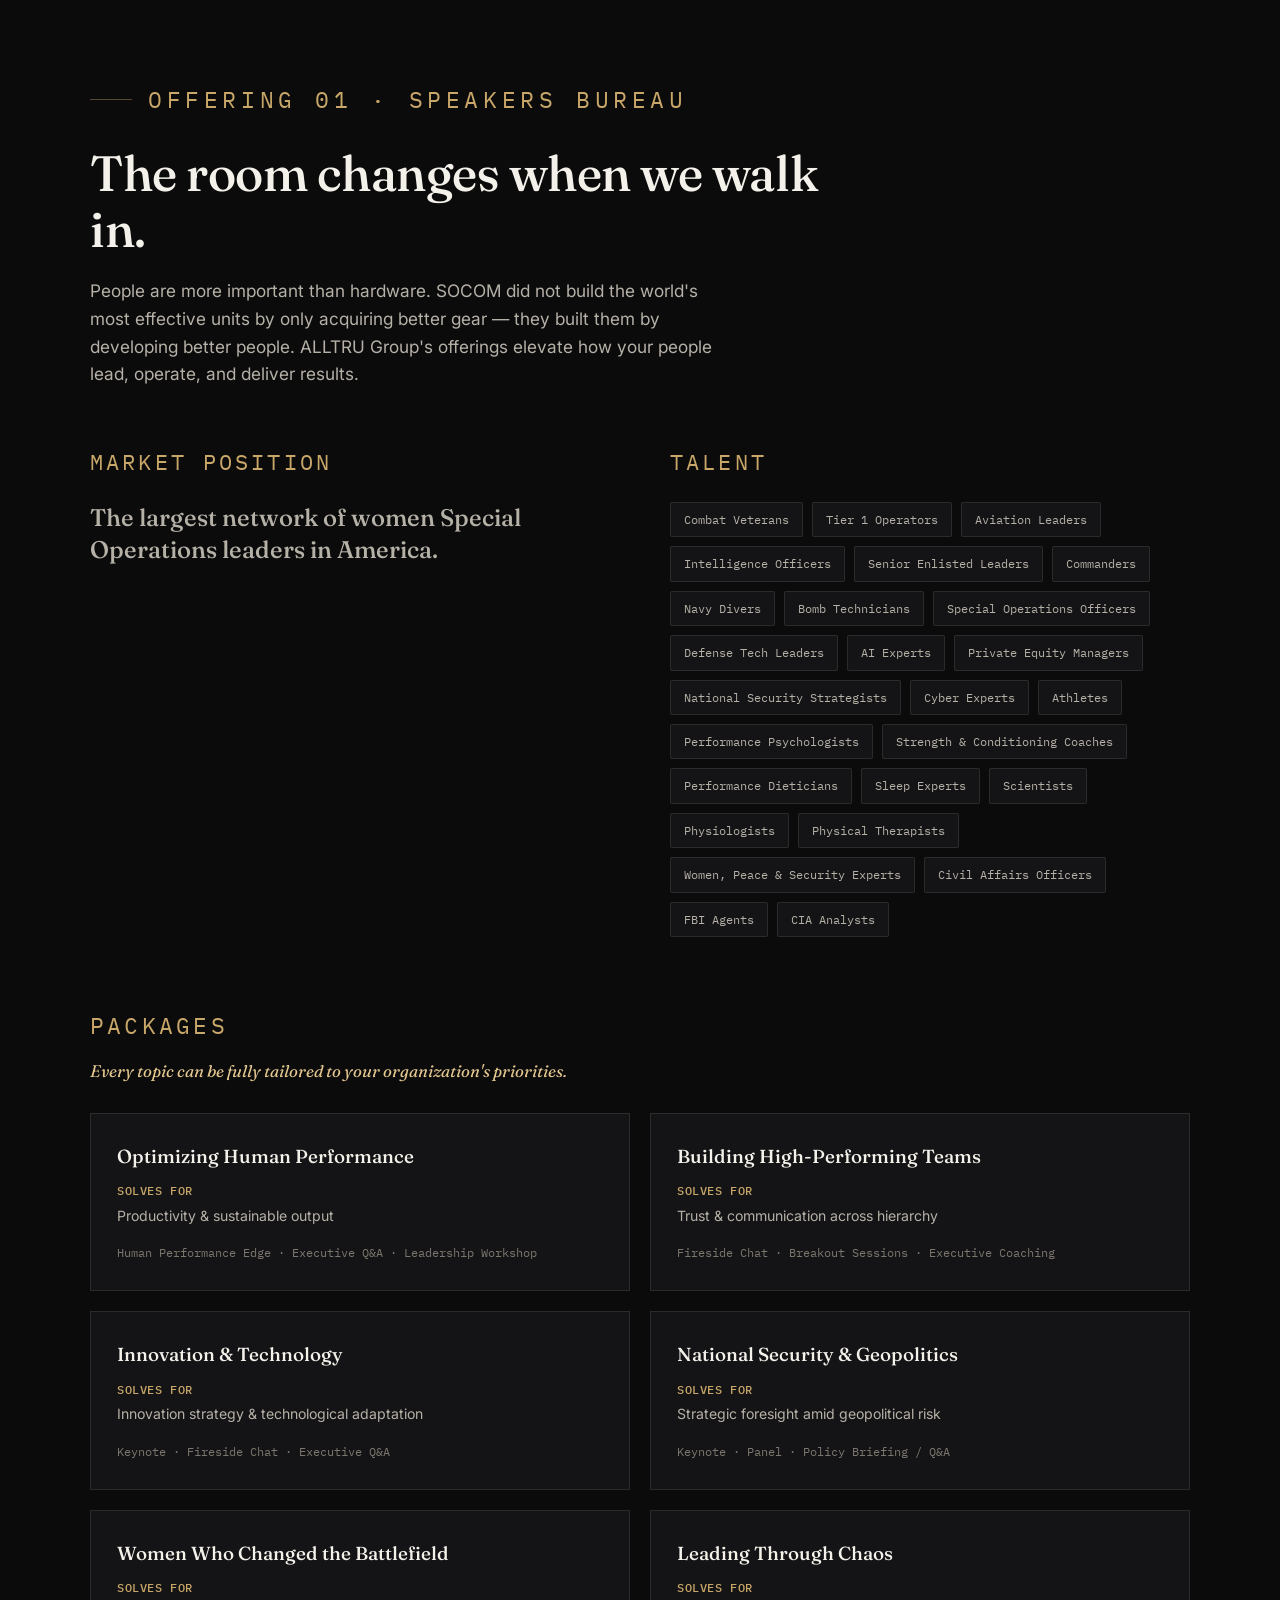
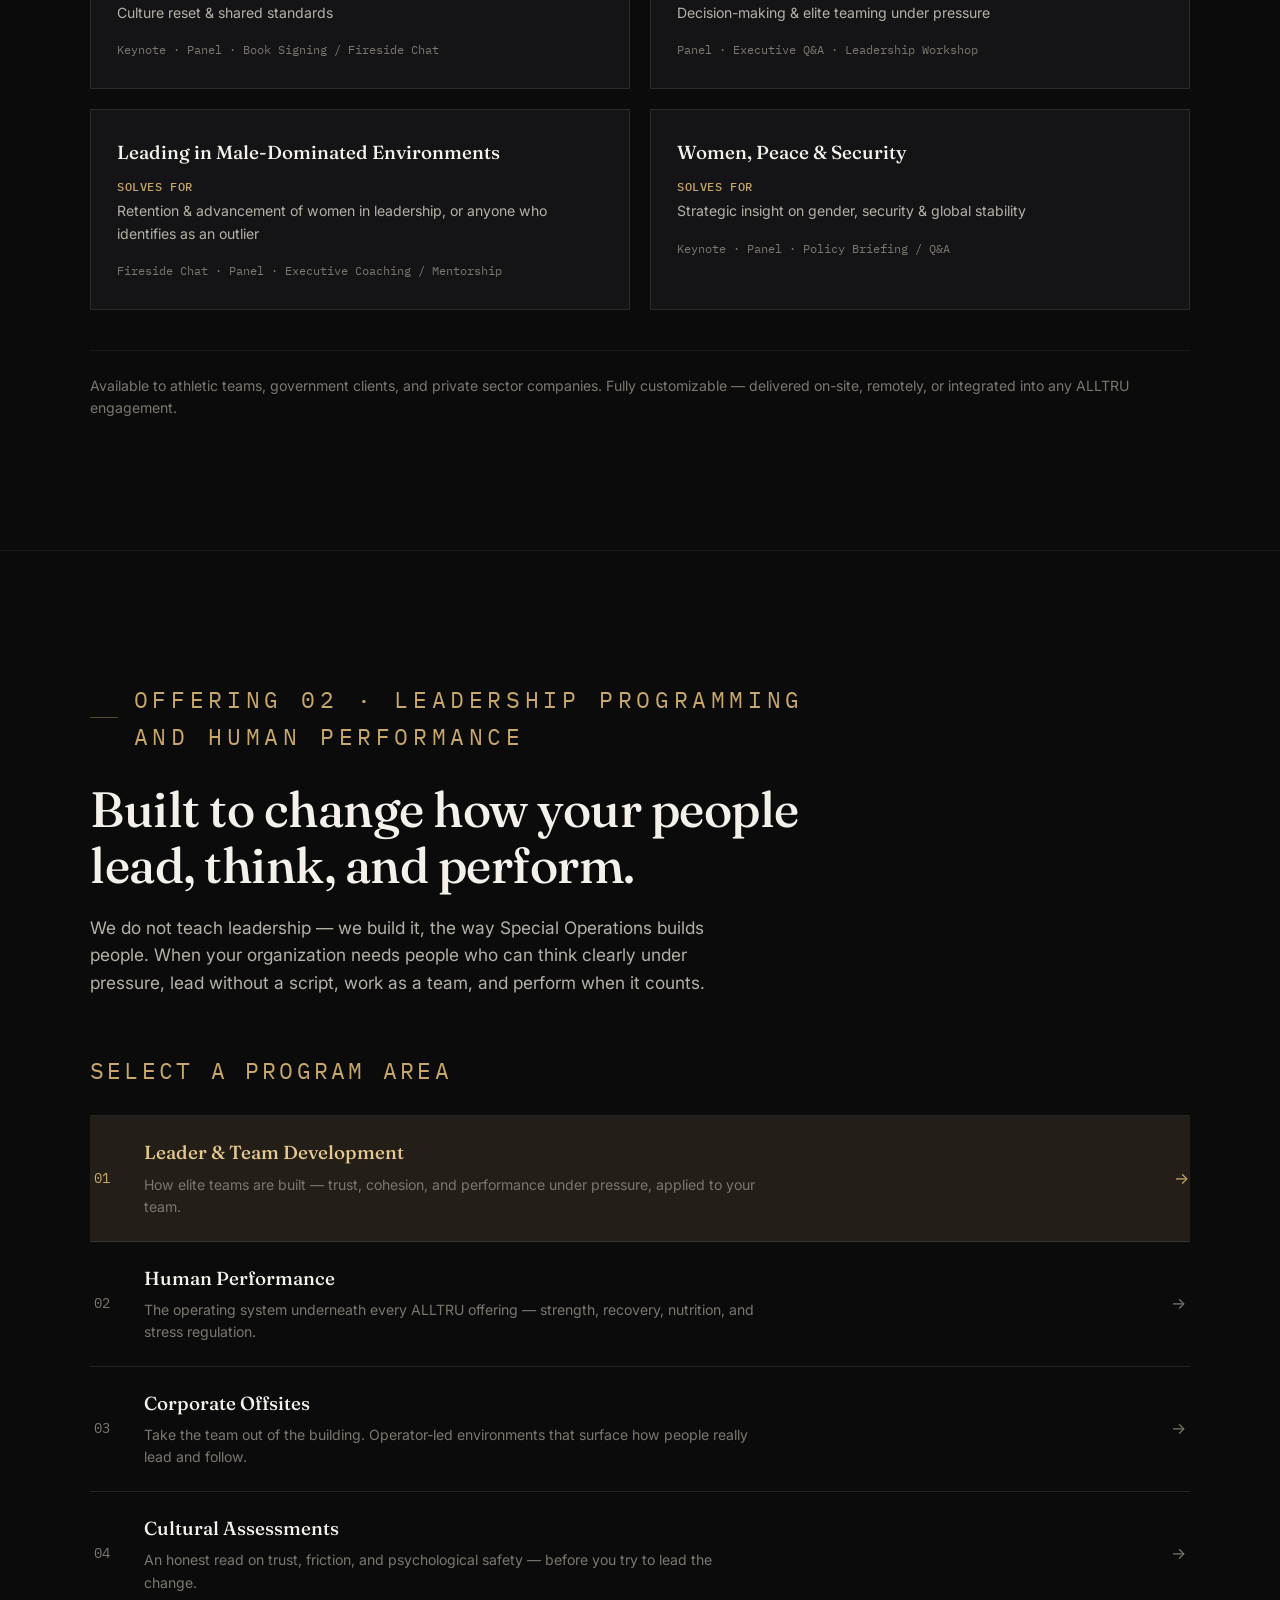
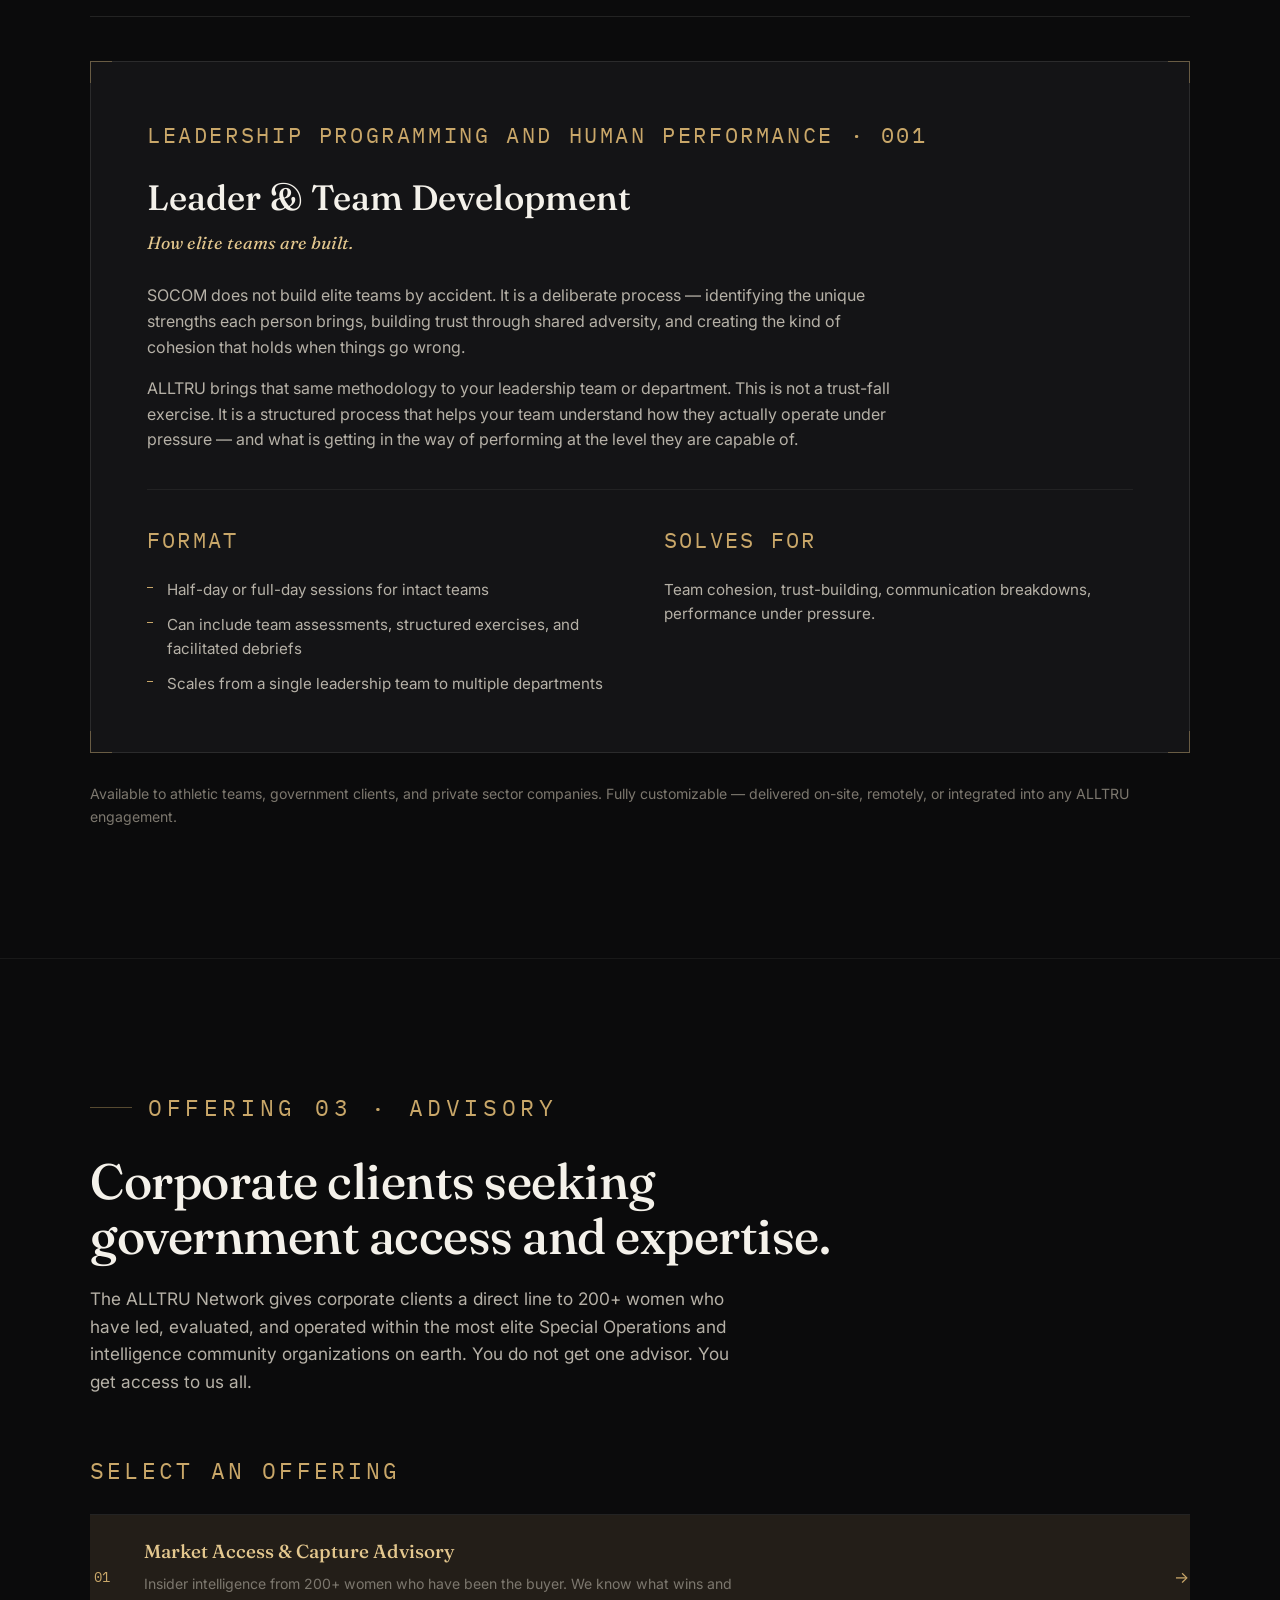
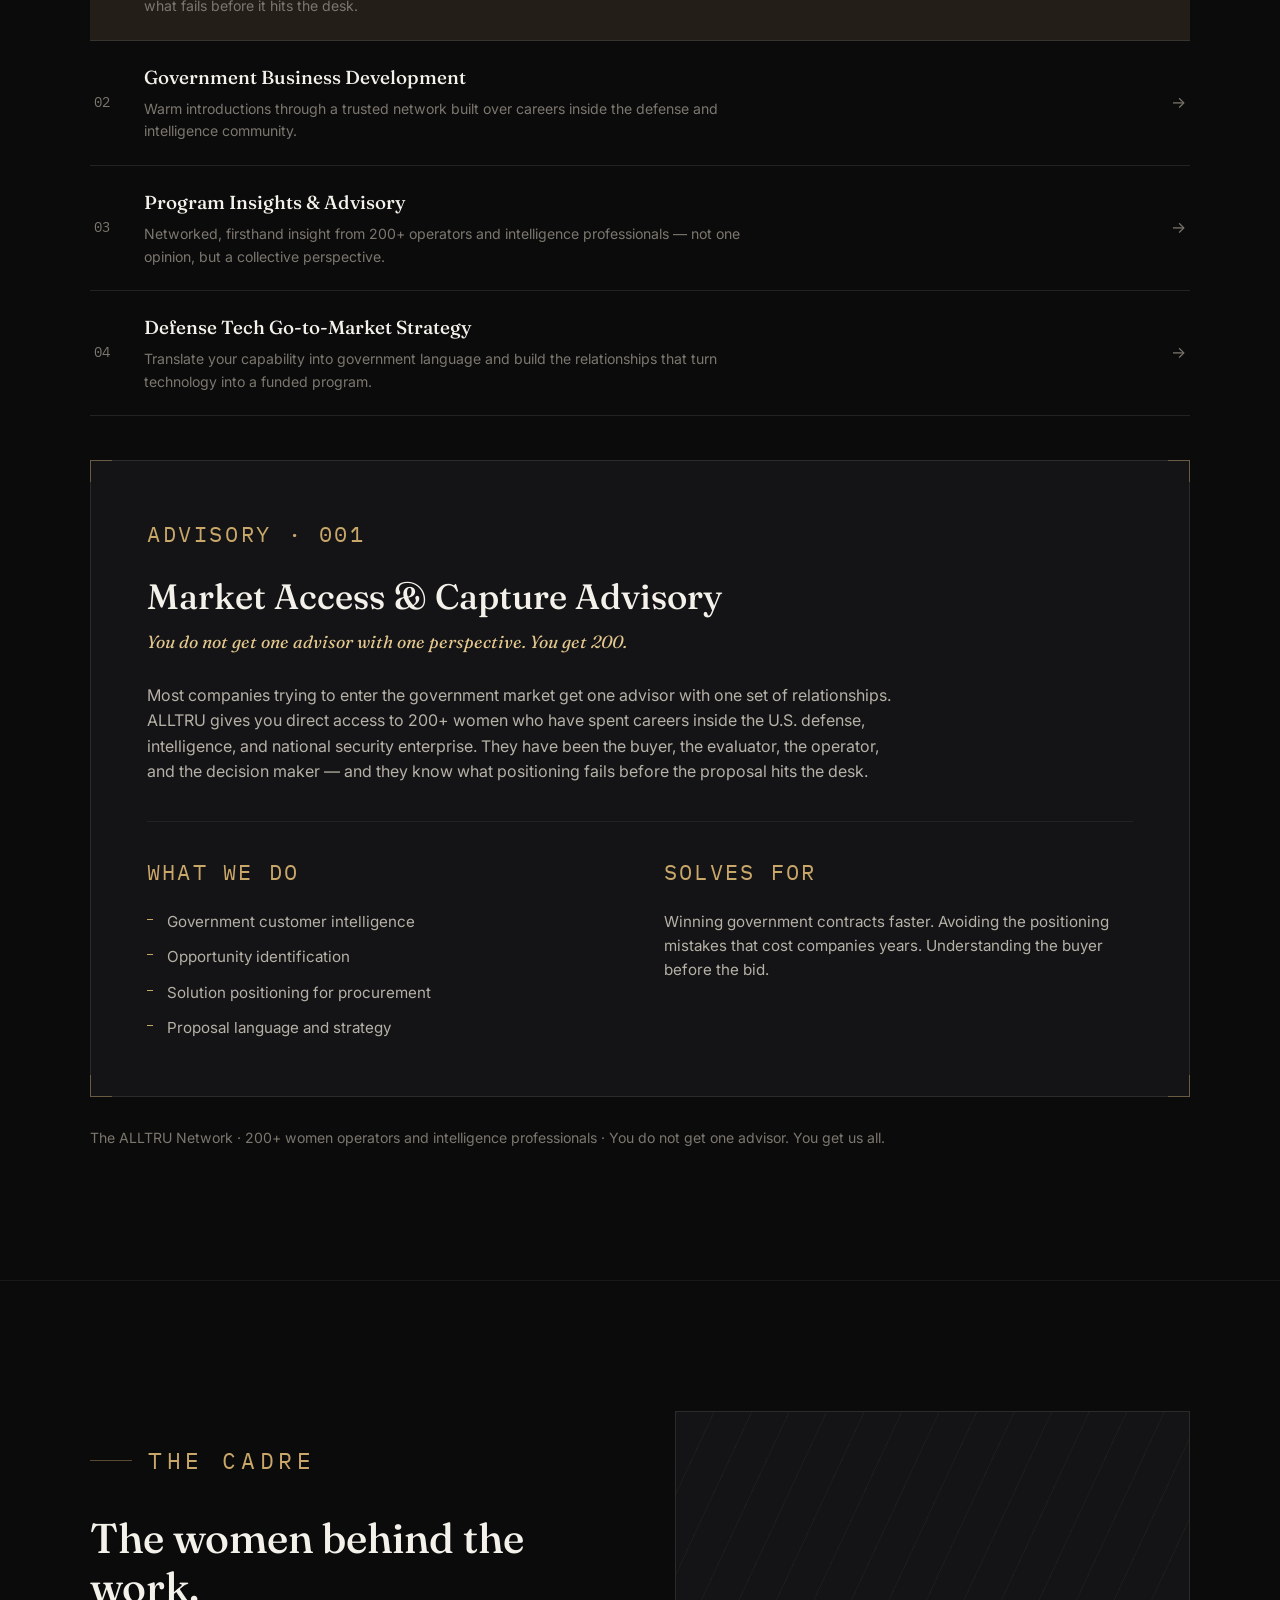
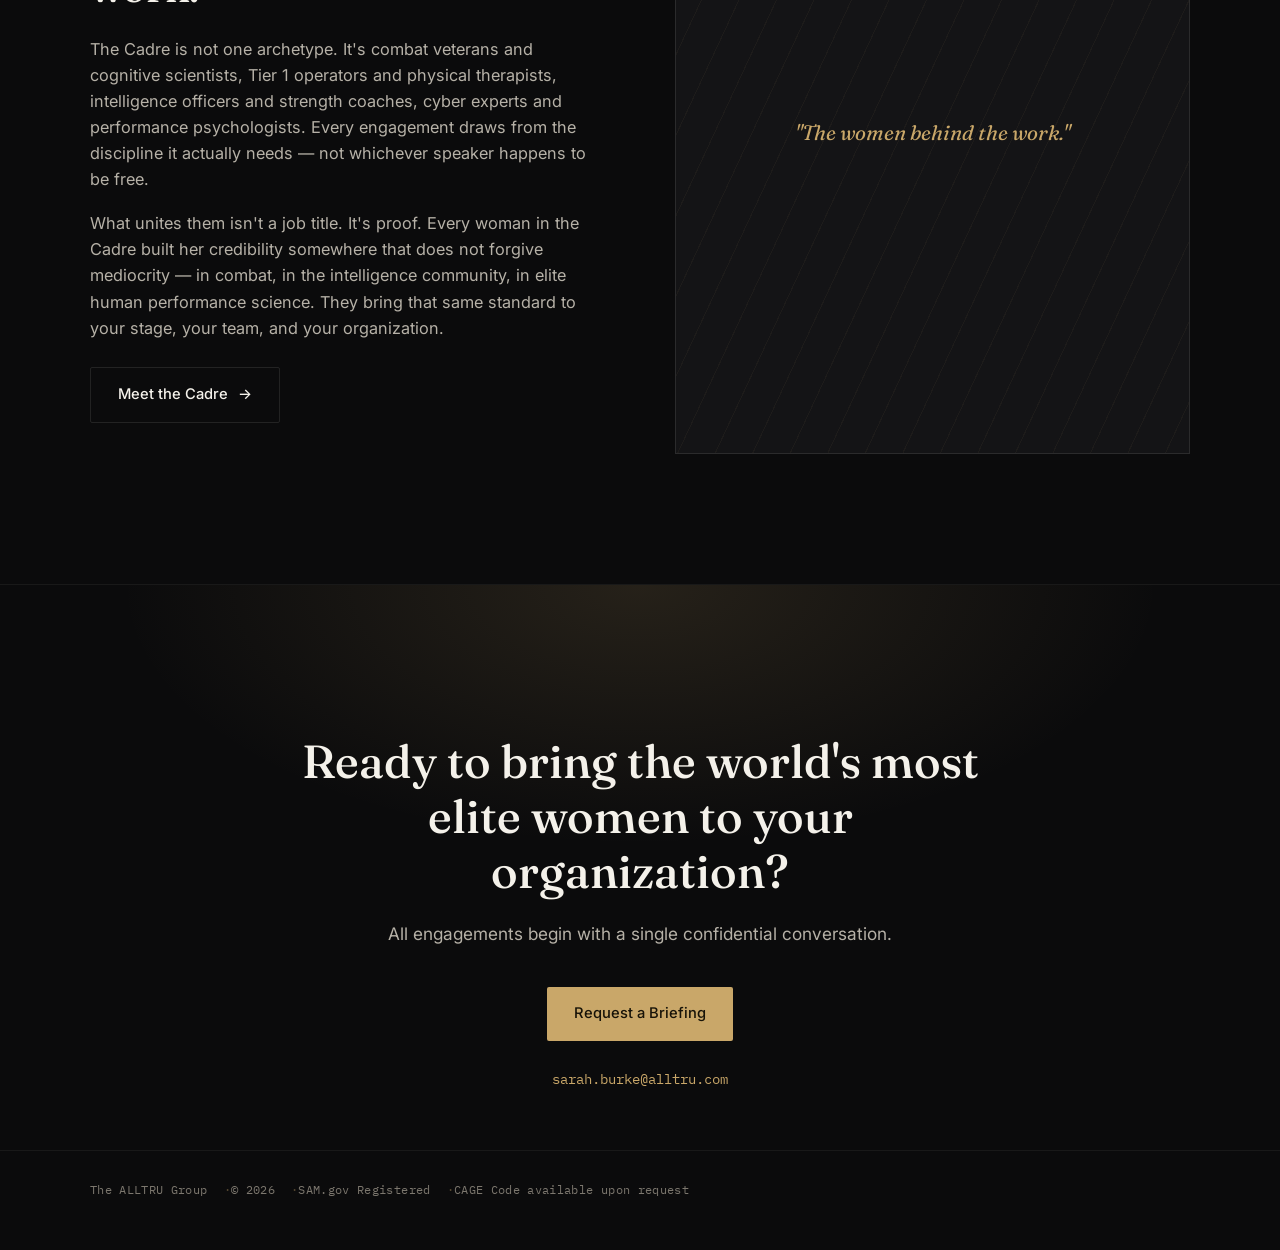
<file: Alltru.index.html.html>
<!DOCTYPE html>
<html lang="en">
<head>
<meta charset="UTF-8">
<meta name="viewport" content="width=device-width, initial-scale=1.0">
<title>The ALLTRU Group — Women of U.S. Special Operations</title>
<meta name="description" content="The ALLTRU Group is a boutique female-forward security and advisory firm powered by the women of U.S. Special Operations.">
<script>document.documentElement.classList.add('js');</script>
<link rel="preconnect" href="https://fonts.googleapis.com">
<link rel="preconnect" href="https://fonts.gstatic.com" crossorigin>
<link href="https://fonts.googleapis.com/css2?family=Fraunces:ital,opsz,wght@0,9..144,300;0,9..144,400;0,9..144,500;0,9..144,600;1,9..144,400;1,9..144,500&family=Inter:wght@300;400;500;600&family=IBM+Plex+Mono:wght@400;500&display=swap" rel="stylesheet">
<style>
  :root{
    --bg:#0b0b0c;
    --bg-1:#141416;
    --bg-2:#1b1b1e;
    --line: rgba(244,241,234,0.10);
    --line-soft: rgba(244,241,234,0.06);
    --ink:#f4f1ea;
    --ink-dim:#b6b1a7;
    --ink-faint:#7c776e;
    --gold:#c9a769;
    --gold-bright:#e3c78e;
    --gold-soft: rgba(201,167,105,0.12);
    --gold-line: rgba(201,167,105,0.4);
    --serif: 'Fraunces', Georgia, 'Times New Roman', serif;
    --sans: 'Inter', -apple-system, BlinkMacSystemFont, 'Segoe UI', sans-serif;
    --mono: 'IBM Plex Mono', 'SFMono-Regular', Menlo, Consolas, monospace;
    --container: 1180px;
    --nav-h: 82px;
  }

  *{ box-sizing:border-box; }
  html{ scroll-behavior:smooth; }
  @media (prefers-reduced-motion: reduce){
    html{ scroll-behavior:auto; }
    *{ animation-duration:0.001ms !important; animation-iteration-count:1 !important; transition-duration:0.001ms !important; scroll-behavior:auto !important; }
  }

  body{
    margin:0;
    background:var(--bg);
    color:var(--ink);
    font-family:var(--sans);
    font-weight:400;
    line-height:1.6;
    -webkit-font-smoothing:antialiased;
  }

  img,svg{ display:block; max-width:100%; }
  a{ color:inherit; text-decoration:none; }
  ul{ margin:0; padding:0; list-style:none; }
  p{ margin:0; }
  button{ font:inherit; color:inherit; background:none; border:none; cursor:pointer; padding:0; }

  .wrap{ max-width:var(--container); margin:0 auto; padding:0 40px; }
  section{ scroll-margin-top: var(--nav-h); }

  ::selection{ background:var(--gold); color:#0b0b0c; }

  /* ---------- Eyebrow / labels ---------- */
  .eyebrow{
    display:flex; align-items:center; gap:16px;
    font-family:var(--mono); font-size:1.44rem; letter-spacing:0.2em; text-transform:uppercase;
    color:var(--gold); margin-bottom:28px;
  }
  .eyebrow::before{ content:""; width:42px; height:1px; background:var(--gold-line); }
  .eyebrow.no-dash::before{ display:none; }

  .section-head{ max-width:760px; margin-bottom:56px; }
  .section-head h2{
    font-family:var(--serif); font-weight:500; font-size:clamp(2rem, 1.4rem + 2.6vw, 3.1rem);
    line-height:1.12; margin:0 0 20px; letter-spacing:-0.01em;
  }
  .section-head .lead{ font-size:1.08rem; color:var(--ink-dim); max-width:640px; }
  .section-head .lead + .lead{ margin-top:14px; }
  .section-head.center{ margin-left:auto; margin-right:auto; text-align:center; }
  .section-head.center .eyebrow{ justify-content:center; }
  .section-head.center .eyebrow::before{ display:none; }

  /* ---------- Buttons ---------- */
  .btn{
    display:inline-flex; align-items:center; gap:10px;
    font-family:var(--sans); font-size:0.92rem; font-weight:500;
    padding:0.95rem 1.7rem; border-radius:2px; white-space:nowrap;
    transition: all .2s ease;
  }
  .btn-gold{ background:var(--gold); color:#171308; }
  .btn-gold:hover{ background:var(--gold-bright); transform:translateY(-1px); }
  .btn-line{ border:1px solid var(--line); color:var(--ink); }
  .btn-line:hover{ border-color:var(--gold-line); color:var(--gold-bright); }
  .btn-arrow{ transition: transform .2s ease; }
  .btn:hover .btn-arrow{ transform:translateX(3px); }

  /* ---------- Corner brackets (signature motif) ---------- */
  .brackets{ position:relative; }
  .brackets .cnr{ position:absolute; width:22px; height:22px; pointer-events:none; }
  .brackets .cnr.tl{ top:-1px; left:-1px; border-top:1px solid var(--gold-line); border-left:1px solid var(--gold-line); }
  .brackets .cnr.tr{ top:-1px; right:-1px; border-top:1px solid var(--gold-line); border-right:1px solid var(--gold-line); }
  .brackets .cnr.br{ bottom:-1px; right:-1px; border-bottom:1px solid var(--gold-line); border-right:1px solid var(--gold-line); }
  .brackets .cnr.bl{ bottom:-1px; left:-1px; border-bottom:1px solid var(--gold-line); border-left:1px solid var(--gold-line); }

  /* ================= NAV ================= */
  header.site-nav{
    position:fixed; top:0; left:0; right:0; z-index:100;
    height:var(--nav-h);
    background:rgba(11,11,12,0.82);
    backdrop-filter:blur(10px);
    -webkit-backdrop-filter:blur(10px);
    border-bottom:1px solid var(--line-soft);
  }
  .nav-inner{
    max-width:var(--container); margin:0 auto; padding:0 40px; height:100%;
    display:flex; align-items:center; justify-content:space-between;
  }
  .wordmark{ font-family:var(--serif); font-size:1.28rem; font-weight:500; letter-spacing:0.02em; }
  .wordmark span{ color:var(--gold); }
  nav.nav-links{ display:flex; align-items:center; gap:36px; }
  nav.nav-links a{
    font-size:0.86rem; color:var(--ink-dim); font-weight:500; letter-spacing:0.01em;
    transition:color .2s ease;
  }
  nav.nav-links a:hover{ color:var(--ink); }
  .nav-cta{ display:flex; align-items:center; gap:20px; flex-shrink:0; }
  .nav-cta .btn{ flex-shrink:0; }
  .nav-toggle{ display:none; }

  .mobile-menu{
    display:none;
    flex-direction:column;
    background:rgba(11,11,12,0.98);
    border-bottom:1px solid var(--line);
    overflow:hidden;
    max-height:0;
    transition:max-height .3s ease;
  }
  .mobile-menu a{
    padding:16px 22px; font-size:0.95rem; color:var(--ink-dim); border-top:1px solid var(--line-soft);
  }
  .mobile-menu a:hover{ color:var(--gold); }
  .mobile-menu.is-open{ max-height:280px; }

  @media (max-width: 900px){
    nav.nav-links{ display:none; }
    .nav-toggle{
      display:flex; flex-direction:column; justify-content:center; gap:5px; width:26px; height:26px;
    }
    .nav-toggle span{ display:block; height:1px; background:var(--ink); transition: transform .2s ease, opacity .2s ease; }
    .nav-toggle[aria-expanded="true"] span:nth-child(1){ transform:translateY(6px) rotate(45deg); }
    .nav-toggle[aria-expanded="true"] span:nth-child(2){ opacity:0; }
    .nav-toggle[aria-expanded="true"] span:nth-child(3){ transform:translateY(-6px) rotate(-45deg); }
    .mobile-menu{ display:flex; }
    .nav-cta .btn{ padding:0.65rem 1rem; font-size:0.8rem; }
  }

  @media (max-width: 420px){
    .nav-cta .btn{ padding:0.6rem 0.75rem; font-size:0.74rem; }
    .wordmark{ font-size:1.1rem; }
  }

  /* ================= HERO ================= */
  .hero{
    position:relative;
    min-height:100vh;
    display:flex; flex-direction:column; justify-content:center;
    padding-top:calc(var(--nav-h) + 40px);
    overflow:hidden;
  }
  .hero::before{
    content:"";
    position:absolute; inset:0;
    background:
      radial-gradient(ellipse 900px 500px at 82% 8%, rgba(201,167,105,0.16), transparent 60%),
      radial-gradient(ellipse 700px 500px at 10% 100%, rgba(201,167,105,0.07), transparent 60%);
    pointer-events:none;
  }
  .hero::after{
    content:"";
    position:absolute; inset:0;
    background-image: radial-gradient(rgba(244,241,234,0.06) 1px, transparent 1px);
    background-size: 26px 26px;
    -webkit-mask-image: linear-gradient(to bottom, black, transparent 75%);
            mask-image: linear-gradient(to bottom, black, transparent 75%);
    pointer-events:none;
  }
  .hero-inner{ position:relative; z-index:1; }
  .hero h1{
    font-family:var(--serif); font-weight:500; font-size:clamp(2.5rem, 1.6rem + 4.2vw, 4.6rem);
    line-height:1.06; letter-spacing:-0.015em; max-width:900px; margin:0 0 28px;
  }
  .hero h1 em{ color:var(--gold); font-style:italic; }
  .hero .lead{ font-size:1.15rem; color:var(--ink-dim); max-width:600px; margin-bottom:40px; }
  .hero-ctas{ display:flex; gap:18px; flex-wrap:wrap; margin-bottom:88px; }

  .credibility{
    position:relative; z-index:1;
    border-top:1px solid var(--line-soft);
    padding-top:26px;
    display:flex; flex-wrap:wrap; gap:10px 28px;
    font-family:var(--mono); font-size:0.72rem; letter-spacing:0.05em; color:var(--ink-faint);
  }
  .credibility span:not(:last-child)::after{ content:"·"; color:var(--gold-line); margin-left:28px; }

  /* ================= WHO WE ARE ================= */
  .band{ padding:130px 0; border-bottom:1px solid var(--line-soft); }
  .band.tight{ padding:110px 0; }

  .who-grid{ display:flex; flex-direction:column; gap:56px; }
  .who-copy{ max-width:720px; }
  .who-copy p{ color:var(--ink-dim); font-size:1.05rem; margin-bottom:22px; }

  /* ================= THE STANDARD ================= */
  .standard{ padding:130px 0; border-bottom:1px solid var(--line-soft); }
  .standard-inner{ max-width:900px; }
  .standard blockquote{
    font-family:var(--serif); font-weight:400; font-style:italic;
    font-size:clamp(1.5rem, 1.1rem + 1.6vw, 2.15rem);
    line-height:1.35; color:var(--ink); margin:0 0 40px;
  }
  .standard .body-copy p{ color:var(--ink-dim); font-size:1.02rem; margin-bottom:18px; max-width:760px; }
  .standard .trademark{ margin-top:34px; font-family:var(--mono); font-size:1.56rem; letter-spacing:0.06em; color:var(--gold); text-transform:uppercase; }

  /* ================= OFFERINGS OVERVIEW ================= */
  .offerings-grid{ display:grid; grid-template-columns:repeat(3, 1fr); gap:26px; }
  .offer-card{
    position:relative; background:var(--bg-1); border:1px solid var(--line);
    padding:40px 32px 34px; display:flex; flex-direction:column; min-height:340px;
    transition: border-color .25s ease, transform .25s ease;
  }
  .offer-card:hover{ border-color:var(--gold-line); transform:translateY(-4px); }
  .offer-card .num{
    font-family:var(--serif); font-weight:300; font-size:2.6rem; color:transparent;
    -webkit-text-stroke:1px var(--gold-line); margin-bottom:26px; line-height:1;
  }
  .offer-card h3{ font-family:var(--serif); font-weight:500; font-size:1.5rem; margin:0 0 14px; line-height:1.2; }
  .offer-card p{ color:var(--ink-dim); font-size:0.96rem; margin-bottom:auto; padding-bottom:26px; }
  .offer-card .card-link{
    display:inline-flex; align-items:center; gap:8px; font-size:0.86rem; font-weight:500; color:var(--gold);
  }
  .offer-card .card-link svg{ transition:transform .2s ease; }
  .offer-card:hover .card-link svg{ transform:translateX(3px); }

  @media (max-width: 900px){ .offerings-grid{ grid-template-columns:1fr; } }

  /* ================= SPEAKERS BUREAU ================= */
  .market-row{ display:grid; grid-template-columns:1fr 1fr; gap:60px; margin-bottom:70px; }
  .market-block .kicker{ font-family:var(--mono); font-size:1.4rem; letter-spacing:0.14em; color:var(--gold); text-transform:uppercase; margin-bottom:22px; }
  .market-block .statement{ font-family:var(--serif); font-size:1.5rem; font-weight:500; line-height:1.35; }
  .market-block p{ color:var(--ink-dim); font-size:1rem; }
  .tag-cloud{ display:flex; flex-wrap:wrap; gap:9px; }
  .tag{
    font-family:var(--mono); font-size:0.76rem; color:var(--ink-dim);
    border:1px solid var(--line); padding:7px 13px; border-radius:2px; background:var(--bg-1);
  }
  @media (max-width: 860px){ .market-row{ grid-template-columns:1fr; gap:36px; } }

  .pkg-label{ font-family:var(--mono); font-size:1.44rem; letter-spacing:0.14em; color:var(--gold); text-transform:uppercase; margin-bottom:14px; }
  .pkg-intro{ font-family:var(--serif); font-style:italic; font-size:1.05rem; color:var(--gold-bright); margin-bottom:28px; }
  .pkg-grid{ display:grid; grid-template-columns:repeat(2, 1fr); gap:20px; }
  .pkg-card{ background:var(--bg-1); border:1px solid var(--line); padding:28px 26px; transition:border-color .2s ease; }
  .pkg-card:hover{ border-color:var(--gold-line); }
  .pkg-card h4{ font-family:var(--serif); font-weight:500; font-size:1.18rem; margin:0 0 10px; }
  .pkg-card .solves{ font-size:0.88rem; color:var(--ink-dim); margin-bottom:16px; }
  .pkg-card .solves b{ color:var(--gold); font-weight:500; font-family:var(--mono); font-size:0.72rem; letter-spacing:0.05em; text-transform:uppercase; display:block; margin-bottom:4px; }
  .pkg-card .fmt{ font-family:var(--mono); font-size:0.76rem; color:var(--ink-faint); line-height:1.6; }
  @media (max-width: 700px){ .pkg-grid{ grid-template-columns:1fr; } }

  .avail-note{ margin-top:40px; font-size:0.88rem; color:var(--ink-faint); border-top:1px solid var(--line-soft); padding-top:24px; }

  /* ================= SLIDE SELECTOR (shared: leadership + advisory) ================= */
  .selector-label{ font-family:var(--mono); font-size:1.44rem; letter-spacing:0.14em; color:var(--gold); text-transform:uppercase; margin-bottom:26px; }

  .selector-list{ border-top:1px solid var(--line); margin-bottom:44px; }
  .selector-item{
    display:flex; align-items:center; gap:24px; width:100%; text-align:left;
    padding:22px 4px; border-bottom:1px solid var(--line);
    transition: background .2s ease;
  }
  .selector-item:hover{ background:var(--gold-soft); }
  .selector-item .s-num{ font-family:var(--mono); font-size:0.85rem; color:var(--ink-faint); width:26px; flex-shrink:0; }
  .selector-item .s-text{ flex:1; }
  .selector-item .s-text h4{
    font-family:var(--serif); font-weight:500; font-size:1.18rem; margin:0 0 5px; color:var(--ink);
    transition:color .2s ease;
  }
  .selector-item .s-text p{ color:var(--ink-faint); font-size:0.88rem; max-width:620px; }
  .selector-item .s-arrow{ color:var(--ink-faint); flex-shrink:0; transition: all .2s ease; }
  .selector-item.is-active{ background:var(--gold-soft); }
  .selector-item.is-active .s-num{ color:var(--gold); }
  .selector-item.is-active .s-text h4{ color:var(--gold-bright); }
  .selector-item.is-active .s-arrow{ color:var(--gold); transform:translateX(3px); }
  .selector-item:hover .s-arrow{ transform:translateX(3px); }

  .slide-viewer{
    position:relative;
    background:var(--bg-1); border:1px solid var(--line);
    padding:56px 56px 44px;
  }
  .slide-panel{ display:none; }
  .slide-panel.is-active{ display:block; animation: panelIn .35s ease; }
  @keyframes panelIn{ from{ opacity:0; transform:translateY(8px); } to{ opacity:1; transform:translateY(0); } }

  .slide-kicker{ font-family:var(--mono); font-size:1.36rem; letter-spacing:0.12em; color:var(--gold); text-transform:uppercase; margin-bottom:24px; }
  .slide-panel h3{ font-family:var(--serif); font-weight:500; font-size:clamp(1.6rem, 1.2rem + 1.6vw, 2.2rem); margin:0 0 10px; line-height:1.2; }
  .slide-panel .slide-sub{ font-family:var(--serif); font-style:italic; color:var(--gold-bright); font-size:1.1rem; margin-bottom:26px; }
  .slide-panel .slide-body p{ color:var(--ink-dim); font-size:1rem; margin-bottom:16px; max-width:760px; }

  .slide-cols{ display:grid; grid-template-columns:1fr 1fr; gap:48px; margin-top:36px; padding-top:32px; border-top:1px solid var(--line-soft); }
  .slide-col .col-label{ font-family:var(--mono); font-size:1.4rem; letter-spacing:0.1em; color:var(--gold); text-transform:uppercase; margin-bottom:20px; }
  .slide-col ul li{
    position:relative; padding-left:20px; margin-bottom:12px; color:var(--ink-dim); font-size:0.95rem; line-height:1.55;
  }
  .slide-col ul li::before{ content:""; position:absolute; left:0; top:9px; width:6px; height:1px; background:var(--gold); }
  .slide-col p.solves-copy{ color:var(--ink-dim); font-size:0.95rem; }

  .scope-grid{ display:grid; grid-template-columns:1fr 1fr; gap:10px 32px; margin-top:28px; }
  .scope-grid div{
    display:flex; align-items:baseline; gap:10px; font-size:0.94rem; color:var(--ink-dim);
    padding:10px 0; border-bottom:1px solid var(--line-soft);
  }
  .scope-grid div::before{ content:"—"; color:var(--gold); flex-shrink:0; }
  @media (max-width: 760px){
    .slide-viewer{ padding:36px 26px 30px; }
    .slide-cols{ grid-template-columns:1fr; gap:28px; }
    .scope-grid{ grid-template-columns:1fr; }
  }

  .shared-footnote{ margin-top:30px; font-size:0.88rem; color:var(--ink-faint); }

  /* ================= CADRE ================= */
  .cadre-band{ display:grid; grid-template-columns:1fr 1fr; gap:70px; align-items:center; }
  .cadre-copy p{ color:var(--ink-dim); font-size:1.02rem; margin-bottom:18px; }
  .cadre-visual{
    position:relative; aspect-ratio:4/5; background:var(--bg-1); border:1px solid var(--line);
    display:flex; align-items:center; justify-content:center; overflow:hidden;
  }
  .cadre-visual::before{
    content:"";
    position:absolute; inset:0;
    background-image: repeating-linear-gradient(115deg, rgba(201,167,105,0.05) 0 1px, transparent 1px 34px);
  }
  .cadre-visual .cadre-mark{ position:relative; font-family:var(--serif); font-style:italic; font-size:1.3rem; color:var(--gold); text-align:center; padding:0 30px; }
  @media (max-width: 860px){ .cadre-band{ grid-template-columns:1fr; } .cadre-visual{ aspect-ratio:16/9; order:-1; } }

  /* ================= CONTACT / CLOSE ================= */
  .close-band{
    padding:150px 0 60px; text-align:center; position:relative; overflow:hidden;
  }
  .close-band::before{
    content:"";
    position:absolute; inset:0;
    background: radial-gradient(ellipse 800px 400px at 50% 0%, rgba(201,167,105,0.14), transparent 65%);
    pointer-events:none;
  }
  .close-inner{ position:relative; max-width:720px; margin:0 auto; }
  .close-band h2{
    font-family:var(--serif); font-weight:500; font-size:clamp(2rem, 1.4rem + 2.4vw, 2.9rem); line-height:1.18; margin:0 0 20px;
  }
  .close-band .lead{ color:var(--ink-dim); font-size:1.08rem; margin-bottom:40px; }
  .close-email{ margin-top:26px; font-family:var(--mono); font-size:0.9rem; color:var(--ink-faint); }
  .close-email a{ color:var(--gold); }

  footer{ border-top:1px solid var(--line-soft); padding:30px 0 50px; }
  .footer-inner{
    display:flex; justify-content:space-between; align-items:center; flex-wrap:wrap; gap:14px;
    font-family:var(--mono); font-size:0.72rem; color:var(--ink-faint); letter-spacing:0.03em;
  }
  .footer-inner span:not(:last-child)::after{ content:"·"; color:var(--gold-line); margin-left:16px; }

  /* ---------- reveal on scroll (only hides content once JS confirms it can reveal it again) ---------- */
  .js .reveal{ opacity:0; transform:translateY(18px); transition:opacity .6s ease, transform .6s ease; }
  .reveal.is-visible{ opacity:1; transform:translateY(0); }

  @media (max-width: 640px){
    .wrap{ padding:0 22px; }
    .nav-inner{ padding:0 22px; }
    .band, .band.tight, .standard{ padding:80px 0; }
    .slide-viewer{ padding:30px 24px; }
  }
</style>
</head>
<body>

<header class="site-nav">
  <div class="nav-inner">
    <a href="#top" class="wordmark">ALLTRU<span>.</span></a>
    <nav class="nav-links">
      <a href="#who-we-are">Who We Are</a>
      <a href="#offerings">Offerings</a>
      <a href="#cadre">The Cadre</a>
      <a href="#contact">Contact</a>
    </nav>
    <div class="nav-cta">
      <a class="btn btn-gold" href="mailto:sarah.burke@alltru.com?subject=Schedule%20a%20Call">Schedule a Call</a>
      <button class="nav-toggle" id="navToggle" aria-expanded="false" aria-controls="mobileMenu" aria-label="Open menu">
        <span></span><span></span><span></span>
      </button>
    </div>
  </div>
  <nav class="mobile-menu" id="mobileMenu">
    <a href="#who-we-are">Who We Are</a>
    <a href="#offerings">Offerings</a>
    <a href="#cadre">The Cadre</a>
    <a href="#contact">Contact</a>
  </nav>
</header>

<main id="top">

  <!-- ================= HERO ================= -->
  <section class="hero" id="hero">
    <div class="wrap hero-inner">
      <div class="eyebrow no-dash" style="justify-content:flex-start;">WOMEN OF U.S. SPECIAL OPERATIONS</div>
      <h1>From the most selective units on earth — <em>to your organization.</em></h1>
      <p class="lead">The ALLTRU Group is a boutique female-forward security and advisory firm powered by the women of U.S. Special Operations. We bring the tradecraft, leadership, and performance standards of the world's most selective units to the organizations that demand the same.</p>
      <div class="hero-ctas">
        <a class="btn btn-gold" href="mailto:sarah.burke@alltru.com?subject=Schedule%20a%20Call">Schedule a Call</a>
        <a class="btn btn-line" href="#offerings">See Our Offerings</a>
      </div>
      <div class="credibility">
        <span>U.S. Special Operations</span>
        <span>SAM.gov Registered</span>
        <span>Featured on Apple TV</span>
        <span>Women Owned Small Business</span>
        <span>Service-Disabled Veteran Owned Business</span>
      </div>
    </div>
  </section>

  <!-- ================= WHO WE ARE ================= -->
  <section class="band" id="who-we-are">
    <div class="wrap">
      <div class="who-grid reveal">
        <div class="who-copy">
          <div class="eyebrow">Who We Are</div>
          <h2 style="font-family:var(--serif); font-weight:500; font-size:clamp(1.7rem, 1.3rem + 1.6vw, 2.3rem); line-height:1.25; margin-bottom:26px;">Women from U.S. Special Operations. Deployed to your organization.</h2>
          <p>Our leaders passed the most rigorous selection pipelines in U.S. Special Operations — led in combat, managed multi-billion-dollar programs, and held positions that did not exist for women until they held them. They bring the tradecraft, judgment, network, and leadership standards of the world's most selective units to your stage, your boardroom, your team, and to solve your most complex organizational challenges.</p>
          <p>Our network extends to 200+ women from every service, every military community, and every interagency organization — women who have served at every level of the Department of War, the Department of State, the Department of Justice, and the intelligence community. We bring that leadership, access, and placement to advise your next move.</p>
        </div>
      </div>
    </div>
  </section>

  <!-- ================= THE STANDARD ================= -->
  <section class="standard">
    <div class="wrap">
      <div class="standard-inner reveal">
        <div class="eyebrow">The Standard We Bring</div>
        <blockquote>Every organization has a moment when it needs something different.</blockquote>
        <div class="body-copy">
          <p>That's what we bring. As women, we bring a different eye, a different perspective, a different voice, and a network most organizations have never had access to — a strategic blind spot for any company not yet leveraging its female talent. The military proved it first: women are a source of influence, intelligence, and early warnings that all-male teams cannot replicate. We bring that same methodology to the corporate arena and organizations that strive for total talent optimization.</p>
        </div>
        <div class="trademark">Leading with authenticity is our trademark</div>
      </div>
    </div>
  </section>

  <!-- ================= OFFERINGS OVERVIEW ================= -->
  <section class="band" id="offerings">
    <div class="wrap">
      <div class="section-head center reveal" style="margin-left:auto; margin-right:auto;">
        <div class="eyebrow">Our Offerings</div>
        <h2>Three offerings. One standard.</h2>
      </div>
      <div class="offerings-grid reveal">
        <div class="offer-card">
          <div class="num">01</div>
          <h3>Speakers Bureau</h3>
          <p>Keynotes. Panels. Fireside chats. Leadership resilience. Delivered by women who have operated at the edge of what is possible.</p>
          <a class="card-link" href="#speakers-bureau">Learn more
            <svg width="16" height="10" viewBox="0 0 16 10" fill="none"><path d="M1 5H15M15 5L11 1M15 5L11 9" stroke="currentColor" stroke-width="1.3"/></svg>
          </a>
        </div>
        <div class="offer-card">
          <div class="num">02</div>
          <h3>Leadership Programming and Human Performance</h3>
          <p>Deploy the most credentialed women on earth to unleash individual and organizational potential.</p>
          <a class="card-link" href="#leadership-programming">Learn more
            <svg width="16" height="10" viewBox="0 0 16 10" fill="none"><path d="M1 5H15M15 5L11 1M15 5L11 9" stroke="currentColor" stroke-width="1.3"/></svg>
          </a>
        </div>
        <div class="offer-card">
          <div class="num">03</div>
          <h3>Advisory</h3>
          <p>For private sector companies seeking to win, grow, and protect their government business.</p>
          <a class="card-link" href="#advisory">Learn more
            <svg width="16" height="10" viewBox="0 0 16 10" fill="none"><path d="M1 5H15M15 5L11 1M15 5L11 9" stroke="currentColor" stroke-width="1.3"/></svg>
          </a>
        </div>
      </div>
    </div>
  </section>

  <!-- ================= OFFERING 01 — SPEAKERS BUREAU ================= -->
  <section class="band" id="speakers-bureau">
    <div class="wrap">
      <div class="section-head reveal">
        <div class="eyebrow">Offering 01 · Speakers Bureau</div>
        <h2>The room changes when we walk in.</h2>
        <p class="lead">People are more important than hardware. SOCOM did not build the world's most effective units by only acquiring better gear — they built them by developing better people. ALLTRU Group's offerings elevate how your people lead, operate, and deliver results.</p>
      </div>

      <div class="market-row reveal">
        <div class="market-block">
          <div class="kicker">Market Position</div>
          <p class="statement">The largest network of women Special Operations leaders in America.</p>
        </div>
        <div class="market-block">
          <div class="kicker">Talent</div>
          <div class="tag-cloud">
            <span class="tag">Combat Veterans</span><span class="tag">Tier 1 Operators</span><span class="tag">Aviation Leaders</span>
            <span class="tag">Intelligence Officers</span><span class="tag">Senior Enlisted Leaders</span><span class="tag">Commanders</span>
            <span class="tag">Navy Divers</span><span class="tag">Bomb Technicians</span><span class="tag">Special Operations Officers</span>
            <span class="tag">Defense Tech Leaders</span><span class="tag">AI Experts</span><span class="tag">Private Equity Managers</span>
            <span class="tag">National Security Strategists</span><span class="tag">Cyber Experts</span><span class="tag">Athletes</span>
            <span class="tag">Performance Psychologists</span><span class="tag">Strength &amp; Conditioning Coaches</span>
            <span class="tag">Performance Dieticians</span><span class="tag">Sleep Experts</span>
            <span class="tag">Scientists</span><span class="tag">Physiologists</span><span class="tag">Physical Therapists</span>
            <span class="tag">Women, Peace &amp; Security Experts</span><span class="tag">Civil Affairs Officers</span>
            <span class="tag">FBI Agents</span><span class="tag">CIA Analysts</span>
          </div>
        </div>
      </div>

      <div class="reveal">
        <div class="pkg-label">Packages</div>
        <p class="pkg-intro">Every topic can be fully tailored to your organization's priorities.</p>
        <div class="pkg-grid">
          <div class="pkg-card">
            <h4>Optimizing Human Performance</h4>
            <div class="solves"><b>Solves for</b>Productivity &amp; sustainable output</div>
            <div class="fmt">Human Performance Edge · Executive Q&amp;A · Leadership Workshop</div>
          </div>
          <div class="pkg-card">
            <h4>Building High-Performing Teams</h4>
            <div class="solves"><b>Solves for</b>Trust &amp; communication across hierarchy</div>
            <div class="fmt">Fireside Chat · Breakout Sessions · Executive Coaching</div>
          </div>
          <div class="pkg-card">
            <h4>Innovation &amp; Technology</h4>
            <div class="solves"><b>Solves for</b>Innovation strategy &amp; technological adaptation</div>
            <div class="fmt">Keynote · Fireside Chat · Executive Q&amp;A</div>
          </div>
          <div class="pkg-card">
            <h4>National Security &amp; Geopolitics</h4>
            <div class="solves"><b>Solves for</b>Strategic foresight amid geopolitical risk</div>
            <div class="fmt">Keynote · Panel · Policy Briefing / Q&amp;A</div>
          </div>
          <div class="pkg-card">
            <h4>Women Who Changed the Battlefield</h4>
            <div class="solves"><b>Solves for</b>Culture reset &amp; shared standards</div>
            <div class="fmt">Keynote · Panel · Book Signing / Fireside Chat</div>
          </div>
          <div class="pkg-card">
            <h4>Leading Through Chaos</h4>
            <div class="solves"><b>Solves for</b>Decision-making &amp; elite teaming under pressure</div>
            <div class="fmt">Panel · Executive Q&amp;A · Leadership Workshop</div>
          </div>
          <div class="pkg-card">
            <h4>Leading in Male-Dominated Environments</h4>
            <div class="solves"><b>Solves for</b>Retention &amp; advancement of women in leadership, or anyone who identifies as an outlier</div>
            <div class="fmt">Fireside Chat · Panel · Executive Coaching / Mentorship</div>
          </div>
          <div class="pkg-card">
            <h4>Women, Peace &amp; Security</h4>
            <div class="solves"><b>Solves for</b>Strategic insight on gender, security &amp; global stability</div>
            <div class="fmt">Keynote · Panel · Policy Briefing / Q&amp;A</div>
          </div>
        </div>
        <p class="avail-note">Available to athletic teams, government clients, and private sector companies. Fully customizable — delivered on-site, remotely, or integrated into any ALLTRU engagement.</p>
      </div>
    </div>
  </section>

  <!-- ================= OFFERING 02 — EXPERIENTIAL LEADERSHIP PROGRAMMING ================= -->
  <section class="band" id="leadership-programming">
    <div class="wrap">
      <div class="section-head reveal">
        <div class="eyebrow">Offering 02 · Leadership Programming and Human Performance</div>
        <h2>Built to change how your people lead, think, and perform.</h2>
        <p class="lead">We do not teach leadership — we build it, the way Special Operations builds people. When your organization needs people who can think clearly under pressure, lead without a script, work as a team, and perform when it counts.</p>
      </div>

      <div class="reveal" id="elp-selector">
        <div class="selector-label">Select a Program Area</div>
        <div class="selector-list" role="tablist" aria-label="Program areas">

          <button class="selector-item is-active" data-group="elp" data-target="team-dev" role="tab" aria-selected="true">
            <span class="s-num">01</span>
            <span class="s-text">
              <h4>Leader &amp; Team Development</h4>
              <p>How elite teams are built — trust, cohesion, and performance under pressure, applied to your team.</p>
            </span>
            <span class="s-arrow">→</span>
          </button>

          <button class="selector-item" data-group="elp" data-target="human-perf" role="tab" aria-selected="false">
            <span class="s-num">02</span>
            <span class="s-text">
              <h4>Human Performance</h4>
              <p>The operating system underneath every ALLTRU offering — strength, recovery, nutrition, and stress regulation.</p>
            </span>
            <span class="s-arrow">→</span>
          </button>

          <button class="selector-item" data-group="elp" data-target="offsites" role="tab" aria-selected="false">
            <span class="s-num">03</span>
            <span class="s-text">
              <h4>Corporate Offsites</h4>
              <p>Take the team out of the building. Operator-led environments that surface how people really lead and follow.</p>
            </span>
            <span class="s-arrow">→</span>
          </button>

          <button class="selector-item" data-group="elp" data-target="cultural-assessments" role="tab" aria-selected="false">
            <span class="s-num">04</span>
            <span class="s-text">
              <h4>Cultural Assessments</h4>
              <p>An honest read on trust, friction, and psychological safety — before you try to lead the change.</p>
            </span>
            <span class="s-arrow">→</span>
          </button>

        </div>

        <div class="slide-viewer brackets" id="elp-viewer" aria-live="polite">
          <span class="cnr tl"></span><span class="cnr tr"></span><span class="cnr br"></span><span class="cnr bl"></span>

          <div class="slide-panel is-active" data-panel="team-dev">
            <div class="slide-kicker">Leadership Programming and Human Performance · 001</div>
            <h3>Leader &amp; Team Development</h3>
            <div class="slide-sub">How elite teams are built.</div>
            <div class="slide-body">
              <p>SOCOM does not build elite teams by accident. It is a deliberate process — identifying the unique strengths each person brings, building trust through shared adversity, and creating the kind of cohesion that holds when things go wrong.</p>
              <p>ALLTRU brings that same methodology to your leadership team or department. This is not a trust-fall exercise. It is a structured process that helps your team understand how they actually operate under pressure — and what is getting in the way of performing at the level they are capable of.</p>
            </div>
            <div class="slide-cols">
              <div class="slide-col">
                <div class="col-label">Format</div>
                <ul>
                  <li>Half-day or full-day sessions for intact teams</li>
                  <li>Can include team assessments, structured exercises, and facilitated debriefs</li>
                  <li>Scales from a single leadership team to multiple departments</li>
                </ul>
              </div>
              <div class="slide-col">
                <div class="col-label">Solves For</div>
                <p class="solves-copy">Team cohesion, trust-building, communication breakdowns, performance under pressure.</p>
              </div>
            </div>
          </div>

          <div class="slide-panel" data-panel="human-perf">
            <div class="slide-kicker">Leadership Programming and Human Performance · 002</div>
            <h3>Human Performance</h3>
            <div class="slide-sub">Delivered by our Human Performance expert team.</div>
            <div class="slide-body">
              <p>SOCOM does not leave human performance to chance. Neither should you. The same protocols that keep operators mission-ready will keep your organization performing. Sleep, nutrition, movement, and stress regulation are not wellness benefits — they are the infrastructure that makes elite leadership possible. The organizations that invest in human performance outperform the ones that do not. Every time.</p>
            </div>
            <div class="slide-col" style="margin-top:36px; padding-top:32px; border-top:1px solid var(--line-soft);">
              <div class="col-label">Program Scope</div>
              <div class="scope-grid">
                <div>Strength &amp; Conditioning Programming</div>
                <div>Cognitive Performance</div>
                <div>Movement Assessment &amp; Physical Readiness</div>
                <div>Nervous System Regulation</div>
                <div>Injury Prevention &amp; Physical Durability</div>
                <div>Sleep Optimization &amp; Recovery Protocols</div>
                <div>Biofeedback Training</div>
                <div>Nutrition &amp; Supplementation Programming</div>
                <div>Bloodwork and Hormone Assessment</div>
                <div>Individualized Performance Protocols</div>
              </div>
            </div>
          </div>

          <div class="slide-panel" data-panel="offsites">
            <div class="slide-kicker">Leadership Programming and Human Performance · 003</div>
            <h3>Corporate Offsites</h3>
            <div class="slide-sub">Take the team out of the building.</div>
            <div class="slide-body">
              <p>Some of the most important leadership conversations do not happen in a conference room. ALLTRU's offsites take your team into environments designed to surface how people actually lead, follow, communicate, and problem-solve.</p>
              <p>These are not corporate retreats with a ropes course bolted on. They are built and led by operators who have spent careers leading teams in demanding outdoor environments — and who know how to use that environment to create real insight, not just a fun day.</p>
            </div>
            <div class="slide-cols">
              <div class="slide-col">
                <div class="col-label">Format</div>
                <ul>
                  <li>Half-day, full-day, or multi-day options</li>
                  <li>Locations can be client-specified or ALLTRU-recommended</li>
                  <li>Often paired with Leader &amp; Team Development</li>
                </ul>
              </div>
              <div class="slide-col">
                <div class="col-label">Solves For</div>
                <p class="solves-copy">Team building, leadership under unfamiliar conditions, breaking down hierarchy, building resilience.</p>
              </div>
            </div>
          </div>

          <div class="slide-panel" data-panel="cultural-assessments">
            <div class="slide-kicker">Leadership Programming and Human Performance · 004</div>
            <h3>Cultural Assessments</h3>
            <div class="slide-sub">See your culture as it actually operates.</div>
            <div class="slide-body">
              <p>Every leadership program works better when you know what you're actually dealing with. ALLTRU's cultural assessments are built the way our operators assess any environment before acting on it — direct observation, structured interviews, and an honest read on trust, friction, and psychological safety across your organization.</p>
              <p>We deliver findings your team can act on immediately, not a binder that sits on a shelf.</p>
            </div>
            <div class="slide-cols">
              <div class="slide-col">
                <div class="col-label">Format</div>
                <ul>
                  <li>Lunch &amp; Learn — an introductory session on the assessment framework and early observations</li>
                  <li>One-Day Full Assessment &amp; Offsite — structured assessment delivered on-site with the full team</li>
                  <li>Six- to Twelve-Month Cultural Deep Dive — surveys, interviews, and ongoing recommendations</li>
                </ul>
              </div>
              <div class="slide-col">
                <div class="col-label">Solves For</div>
                <p class="solves-copy">Diagnosing trust and friction points before they become retention problems, benchmarking culture ahead of a leadership program, giving leadership an honest, evidence-based read on how the organization actually operates.</p>
              </div>
            </div>
          </div>

        </div>
        <p class="shared-footnote">Available to athletic teams, government clients, and private sector companies. Fully customizable — delivered on-site, remotely, or integrated into any ALLTRU engagement.</p>
      </div>
    </div>
  </section>

  <!-- ================= OFFERING 03 — ADVISORY ================= -->
  <section class="band" id="advisory">
    <div class="wrap">
      <div class="section-head reveal">
        <div class="eyebrow">Offering 03 · Advisory</div>
        <h2>Corporate clients seeking government access and expertise.</h2>
        <p class="lead">The ALLTRU Network gives corporate clients a direct line to 200+ women who have led, evaluated, and operated within the most elite Special Operations and intelligence community organizations on earth. You do not get one advisor. You get access to us all.</p>
      </div>

      <div class="reveal" id="adv-selector">
        <div class="selector-label">Select an Offering</div>
        <div class="selector-list" role="tablist" aria-label="Advisory offerings">

          <button class="selector-item is-active" data-group="adv" data-target="market-access" role="tab" aria-selected="true">
            <span class="s-num">01</span>
            <span class="s-text">
              <h4>Market Access &amp; Capture Advisory</h4>
              <p>Insider intelligence from 200+ women who have been the buyer. We know what wins and what fails before it hits the desk.</p>
            </span>
            <span class="s-arrow">→</span>
          </button>

          <button class="selector-item" data-group="adv" data-target="biz-dev" role="tab" aria-selected="false">
            <span class="s-num">02</span>
            <span class="s-text">
              <h4>Government Business Development</h4>
              <p>Warm introductions through a trusted network built over careers inside the defense and intelligence community.</p>
            </span>
            <span class="s-arrow">→</span>
          </button>

          <button class="selector-item" data-group="adv" data-target="program-insights" role="tab" aria-selected="false">
            <span class="s-num">03</span>
            <span class="s-text">
              <h4>Program Insights &amp; Advisory</h4>
              <p>Networked, firsthand insight from 200+ operators and intelligence professionals — not one opinion, but a collective perspective.</p>
            </span>
            <span class="s-arrow">→</span>
          </button>

          <button class="selector-item" data-group="adv" data-target="gtm" role="tab" aria-selected="false">
            <span class="s-num">04</span>
            <span class="s-text">
              <h4>Defense Tech Go-to-Market Strategy</h4>
              <p>Translate your capability into government language and build the relationships that turn technology into a funded program.</p>
            </span>
            <span class="s-arrow">→</span>
          </button>

        </div>

        <div class="slide-viewer brackets" id="adv-viewer" aria-live="polite">
          <span class="cnr tl"></span><span class="cnr tr"></span><span class="cnr br"></span><span class="cnr bl"></span>

          <div class="slide-panel is-active" data-panel="market-access">
            <div class="slide-kicker">Advisory · 001</div>
            <h3>Market Access &amp; Capture Advisory</h3>
            <div class="slide-sub">You do not get one advisor with one perspective. You get 200.</div>
            <div class="slide-body">
              <p>Most companies trying to enter the government market get one advisor with one set of relationships. ALLTRU gives you direct access to 200+ women who have spent careers inside the U.S. defense, intelligence, and national security enterprise. They have been the buyer, the evaluator, the operator, and the decision maker — and they know what positioning fails before the proposal hits the desk.</p>
            </div>
            <div class="slide-cols">
              <div class="slide-col">
                <div class="col-label">What We Do</div>
                <ul>
                  <li>Government customer intelligence</li>
                  <li>Opportunity identification</li>
                  <li>Solution positioning for procurement</li>
                  <li>Proposal language and strategy</li>
                </ul>
              </div>
              <div class="slide-col">
                <div class="col-label">Solves For</div>
                <p class="solves-copy">Winning government contracts faster. Avoiding the positioning mistakes that cost companies years. Understanding the buyer before the bid.</p>
              </div>
            </div>
          </div>

          <div class="slide-panel" data-panel="biz-dev">
            <div class="slide-kicker">Advisory · 002</div>
            <h3>Government Business Development</h3>
            <div class="slide-sub">Relationships built over careers. Now available to your organization.</div>
            <div class="slide-body">
              <p>Relationships in the defense and intelligence community are built over careers, not business cards. ALLTRU's 200+ network gives your organization direct access to the relationships that move government business — introductions to the right decision makers, commanders, program managers, and acquisition professionals at the right moment.</p>
              <p>This is not cold outreach dressed up as strategy. It is a warm, trusted network opening doors that most companies spend years trying to find.</p>
            </div>
            <div class="slide-cols">
              <div class="slide-col">
                <div class="col-label">What We Do</div>
                <ul>
                  <li>Decision maker introductions</li>
                  <li>Command and agency relationship access</li>
                  <li>Program manager connections</li>
                  <li>Acquisition professional access</li>
                </ul>
              </div>
              <div class="slide-col">
                <div class="col-label">Solves For</div>
                <p class="solves-copy">Getting in the room. Building the relationships that generate government revenue. Accelerating a business development timeline that typically takes years.</p>
              </div>
            </div>
          </div>

          <div class="slide-panel" data-panel="program-insights">
            <div class="slide-kicker">Advisory · 003</div>
            <h3>Program Insights &amp; Advisory</h3>
            <div class="slide-sub">Not one opinion. The collective perspective of 200+ people who have been there.</div>
            <div class="slide-body">
              <p>Before you brief a government client, pitch a program office, or launch a defense product, you need to know how it will land with the people who will use it, buy it, or reject it. ALLTRU's network gives your organization networked, firsthand insight from the people who have operated, evaluated, and procured in the exact environments you are targeting.</p>
            </div>
            <div class="slide-cols">
              <div class="slide-col">
                <div class="col-label">What We Do</div>
                <ul>
                  <li>Product and capability feedback</li>
                  <li>Program positioning review</li>
                  <li>Decision-making intelligence</li>
                  <li>Operational environment insight</li>
                </ul>
              </div>
              <div class="slide-col">
                <div class="col-label">Solves For</div>
                <p class="solves-copy">Information dominance before the pitch. Knowing how your product or program will land before it does. Making decisions with the confidence of collective insider insight.</p>
              </div>
            </div>
          </div>

          <div class="slide-panel" data-panel="gtm">
            <div class="slide-kicker">Advisory · 004</div>
            <h3>Defense Tech Go-to-Market Strategy</h3>
            <div class="slide-sub">The defense market is unlike any other. We have lived inside it.</div>
            <div class="slide-body">
              <p>The defense technology market does not follow standard go-to-market rules — and most commercial playbooks fail the moment they meet a government procurement process. ALLTRU gives defense technology companies a direct line to 200+ women who have spent careers inside the organizations your technology is designed to serve, helping you translate capability into government language and build the relationships that turn a promising technology into a funded program.</p>
            </div>
            <div class="slide-cols">
              <div class="slide-col">
                <div class="col-label">What We Do</div>
                <ul>
                  <li>Capability translation into government language</li>
                  <li>Acquisition pathway identification</li>
                  <li>Entry point and beachhead strategy</li>
                  <li>Relationship-driven program development</li>
                </ul>
              </div>
              <div class="slide-col">
                <div class="col-label">Solves For</div>
                <p class="solves-copy">Shortening the timeline from commercial technology to funded government program. Avoiding the translation failures that stall promising defense tech companies.</p>
              </div>
            </div>
          </div>

        </div>
        <p class="shared-footnote">The ALLTRU Network · 200+ women operators and intelligence professionals · You do not get one advisor. You get us all.</p>
      </div>
    </div>
  </section>

  <!-- ================= CADRE ================= -->
  <section class="band" id="cadre">
    <div class="wrap">
      <div class="cadre-band reveal">
        <div class="cadre-copy">
          <div class="eyebrow">The Cadre</div>
          <h2 style="font-family:var(--serif); font-weight:500; font-size:clamp(1.9rem, 1.4rem + 2vw, 2.6rem); line-height:1.18; margin-bottom:24px;">The women behind the work.</h2>
          <p>The Cadre is not one archetype. It's combat veterans and cognitive scientists, Tier 1 operators and physical therapists, intelligence officers and strength coaches, cyber experts and performance psychologists. Every engagement draws from the discipline it actually needs — not whichever speaker happens to be free.</p>
          <p>What unites them isn't a job title. It's proof. Every woman in the Cadre built her credibility somewhere that does not forgive mediocrity — in combat, in the intelligence community, in elite human performance science. They bring that same standard to your stage, your team, and your organization.</p>
          <a class="btn btn-line" href="#contact" style="margin-top:8px;">Meet the Cadre
            <span class="btn-arrow">→</span>
          </a>
        </div>
        <div class="cadre-visual">
          <span class="cnr tl" style="border-color:var(--gold-line);"></span>
          <div class="cadre-mark">"The women behind the work."</div>
        </div>
      </div>
    </div>
  </section>

  <!-- ================= CONTACT / CLOSE ================= -->
  <section class="close-band" id="contact">
    <div class="wrap">
      <div class="close-inner reveal">
        <h2>Ready to bring the world's most elite women to your organization?</h2>
        <p class="lead">All engagements begin with a single confidential conversation.</p>
        <a class="btn btn-gold" href="mailto:sarah.burke@alltru.com?subject=Request%20a%20Briefing">Request a Briefing</a>
        <div class="close-email"><a href="mailto:sarah.burke@alltru.com">sarah.burke@alltru.com</a></div>
      </div>
    </div>
  </section>

  <footer>
    <div class="wrap footer-inner">
      <div><span>The ALLTRU Group</span><span id="year">© 2026</span><span>SAM.gov Registered</span><span>CAGE Code available upon request</span></div>
    </div>
  </footer>

</main>

<script>
  // ---------- Slide selector (Executive Coaching, etc.) ----------
  function initSelector(groupName){
    var items = document.querySelectorAll('.selector-item[data-group="' + groupName + '"]');
    var panels = document.querySelectorAll('#' + (groupName === 'elp' ? 'elp-viewer' : 'adv-viewer') + ' .slide-panel');
    var viewer = document.getElementById(groupName === 'elp' ? 'elp-viewer' : 'adv-viewer');

    items.forEach(function(btn){
      btn.addEventListener('click', function(){
        var target = btn.getAttribute('data-target');

        items.forEach(function(b){
          var active = (b === btn);
          b.classList.toggle('is-active', active);
          b.setAttribute('aria-selected', active ? 'true' : 'false');
        });

        panels.forEach(function(p){
          p.classList.toggle('is-active', p.getAttribute('data-panel') === target);
        });

        if (viewer){
          var rect = viewer.getBoundingClientRect();
          var navH = 82;
          if (rect.top < navH || rect.bottom > window.innerHeight){
            viewer.scrollIntoView({ behavior: 'smooth', block: 'start' });
          }
        }
      });
    });
  }
  initSelector('elp');
  initSelector('adv');

  // ---------- Mobile menu ----------
  var navToggle = document.getElementById('navToggle');
  var mobileMenu = document.getElementById('mobileMenu');
  if (navToggle && mobileMenu){
    navToggle.addEventListener('click', function(){
      var open = mobileMenu.classList.toggle('is-open');
      navToggle.setAttribute('aria-expanded', open ? 'true' : 'false');
      navToggle.setAttribute('aria-label', open ? 'Close menu' : 'Open menu');
    });
    mobileMenu.querySelectorAll('a').forEach(function(link){
      link.addEventListener('click', function(){
        mobileMenu.classList.remove('is-open');
        navToggle.setAttribute('aria-expanded', 'false');
        navToggle.setAttribute('aria-label', 'Open menu');
      });
    });
  }

  // ---------- Reveal on scroll ----------
  var revealEls = document.querySelectorAll('.reveal');
  if ('IntersectionObserver' in window){
    var io = new IntersectionObserver(function(entries){
      entries.forEach(function(entry){
        if (entry.isIntersecting){
          entry.target.classList.add('is-visible');
          io.unobserve(entry.target);
        }
      });
    }, { threshold: 0.12 });
    revealEls.forEach(function(el){ io.observe(el); });
  } else {
    revealEls.forEach(function(el){ el.classList.add('is-visible'); });
  }

  // ---------- Footer year ----------
  document.getElementById('year').textContent = '© ' + new Date().getFullYear();
</script>

</body>
</html>
</file>
